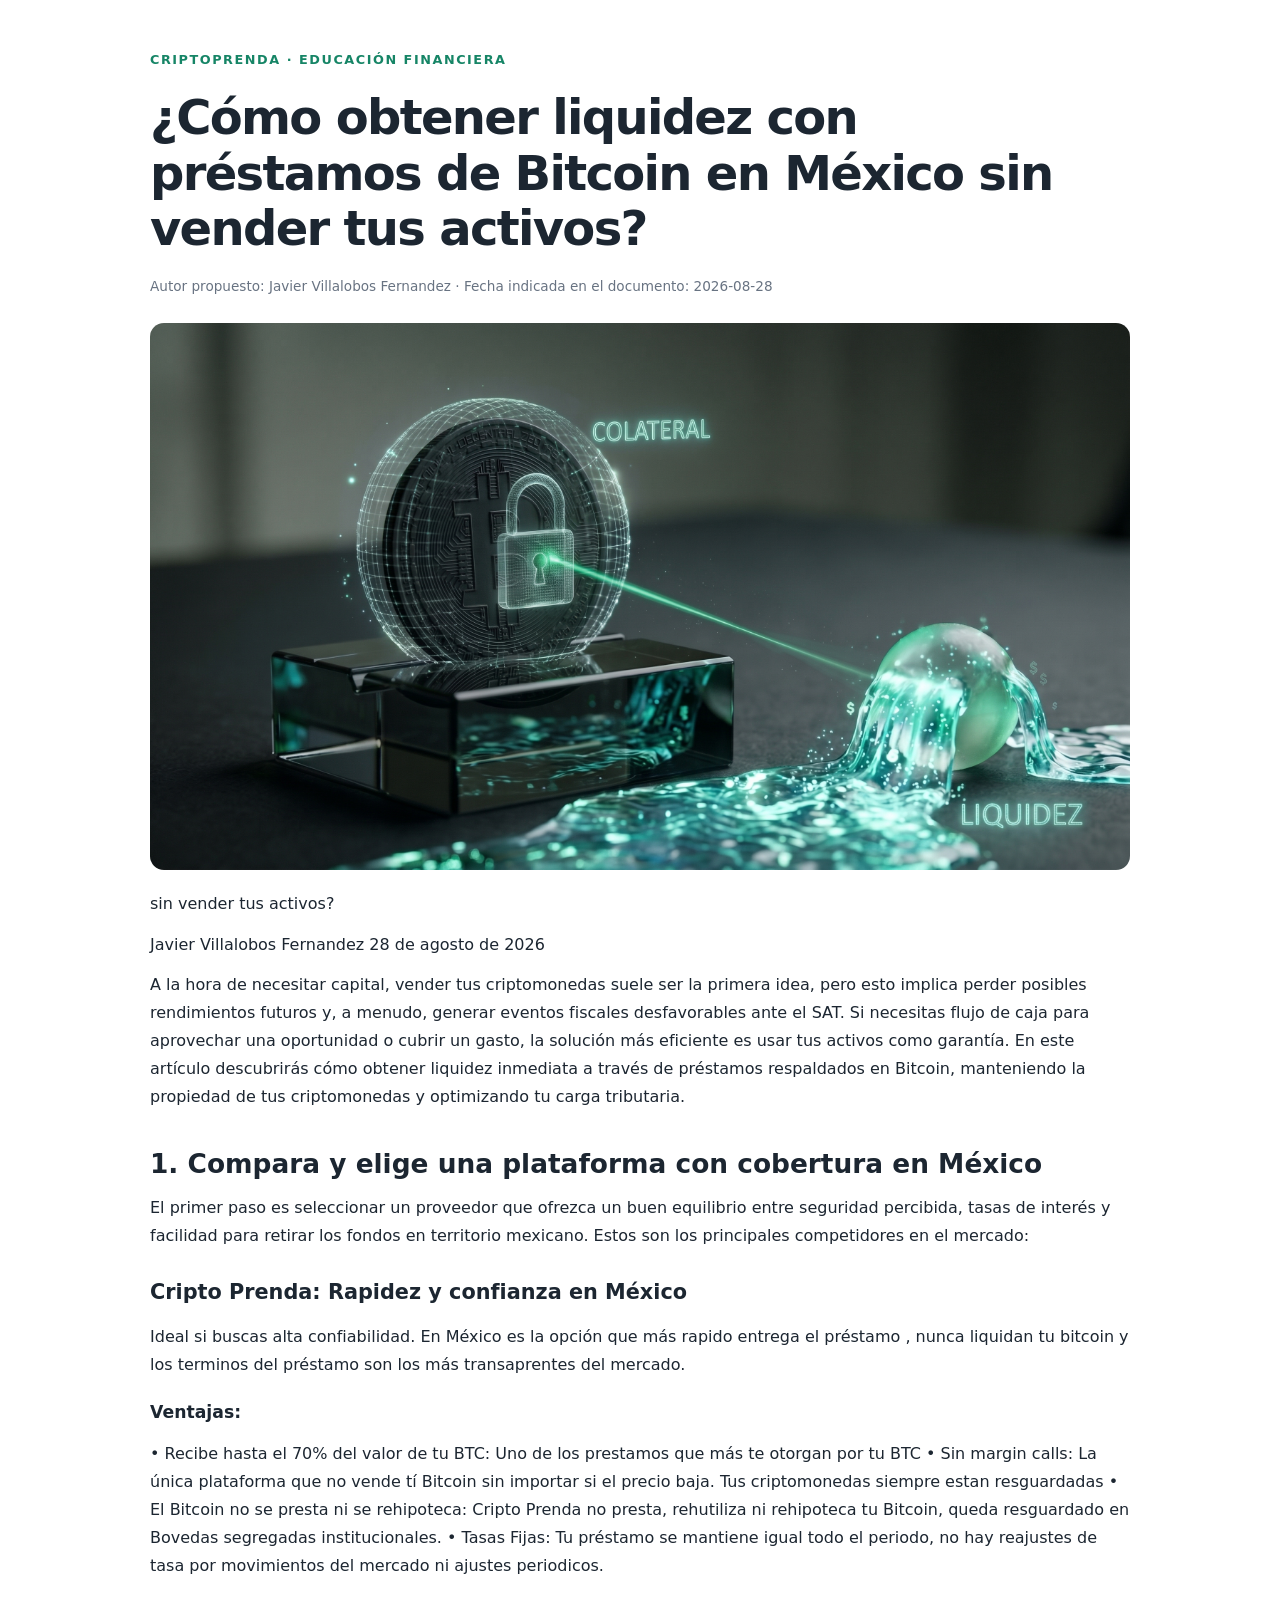
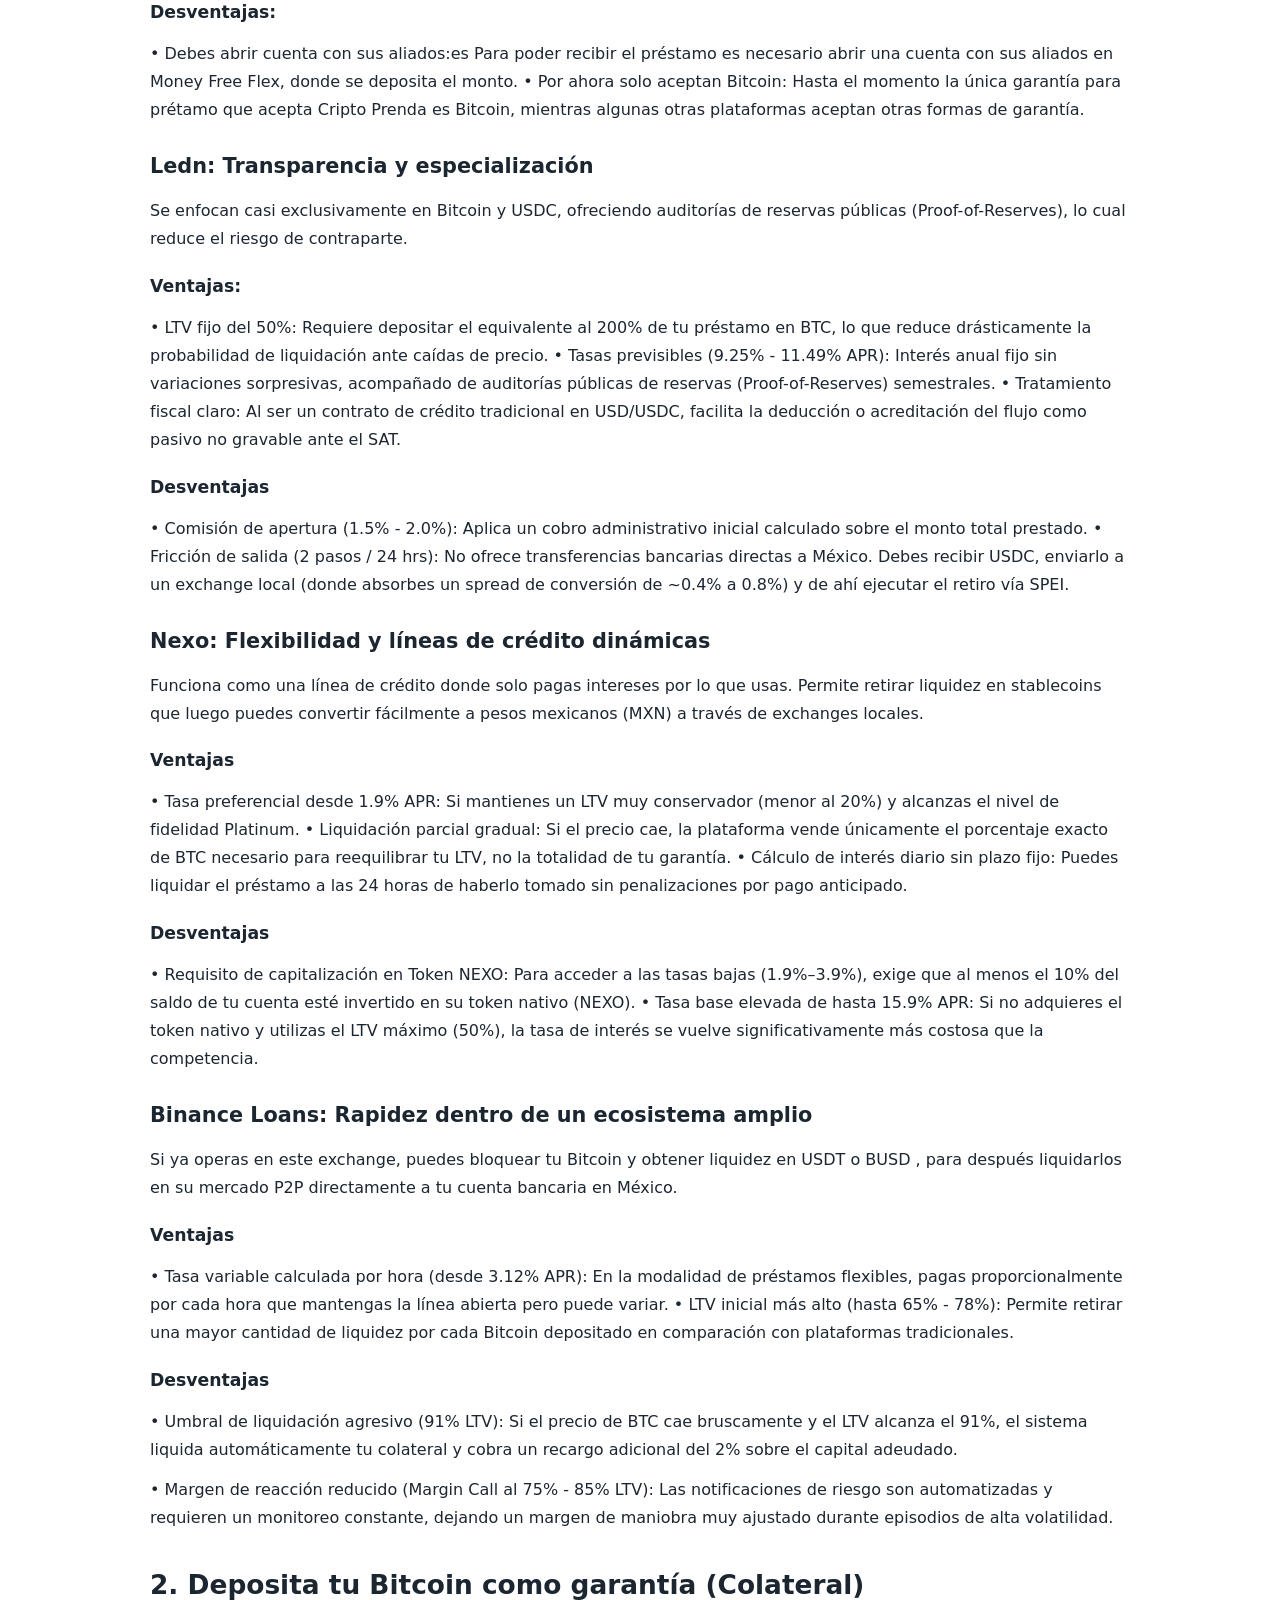
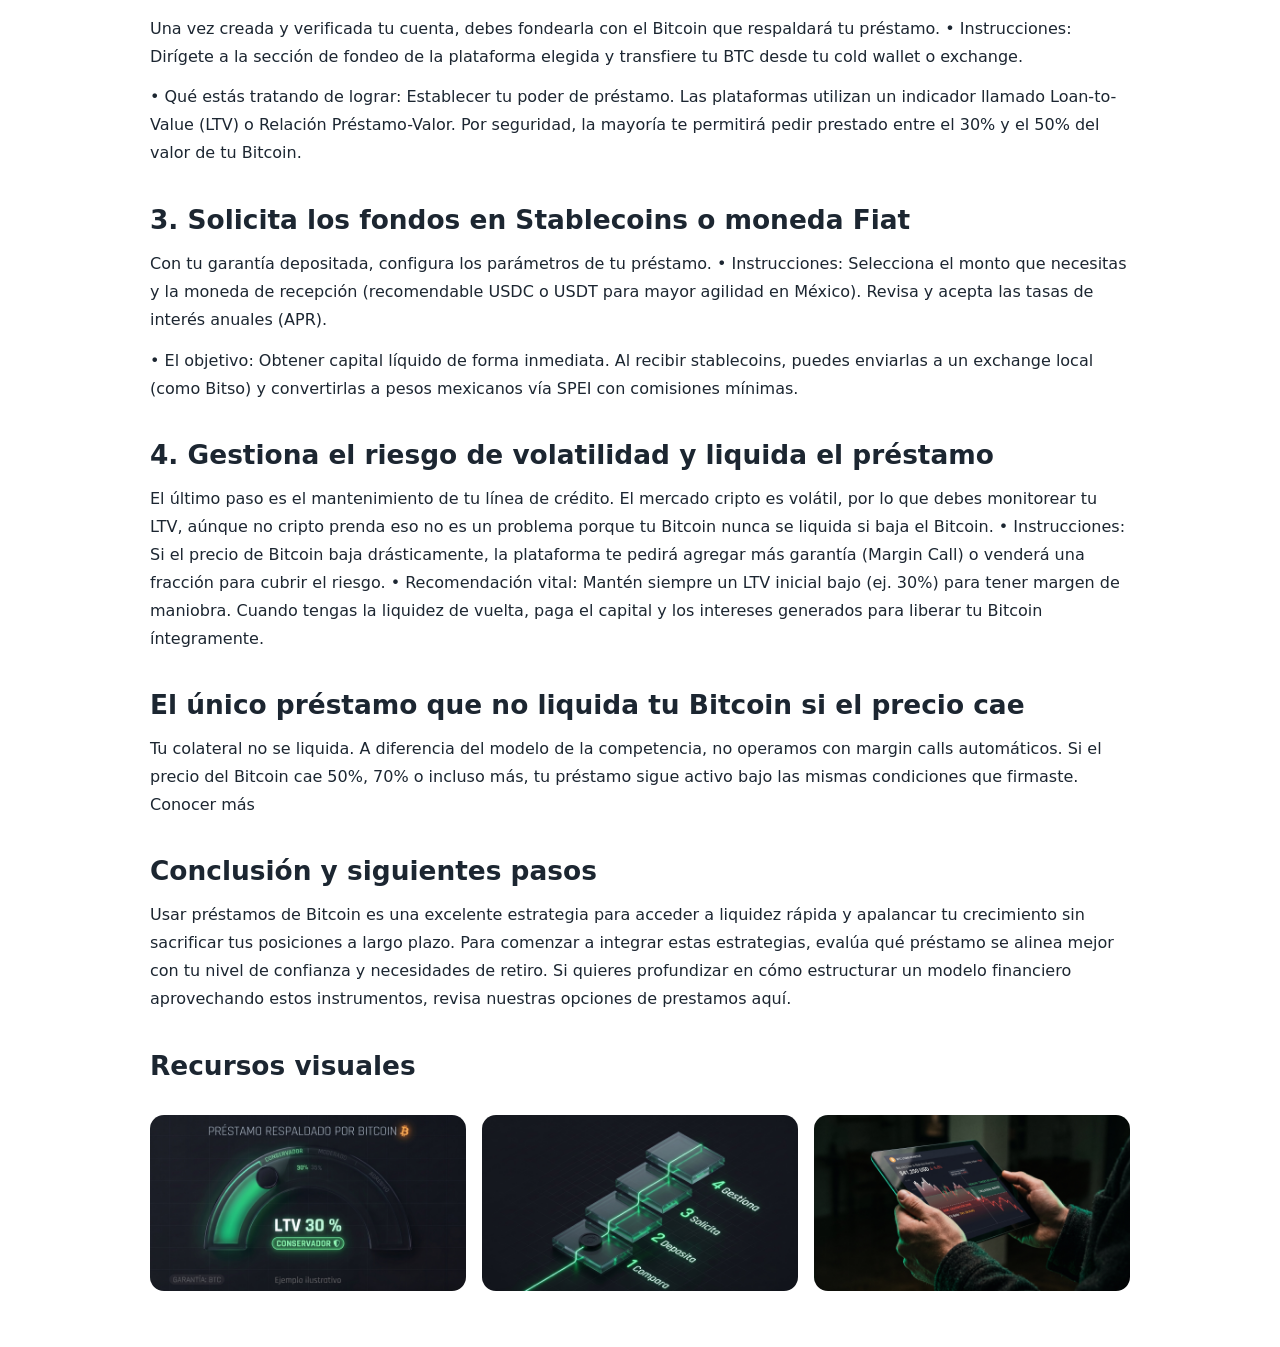
<file: blogs/liquidez-prestamos-bitcoin-mexico/index.html>
<!DOCTYPE html>

<html lang="es-MX">
<head>
<meta charset="utf-8"/>
<meta content="width=device-width, initial-scale=1" name="viewport"/>
<title>¿Cómo obtener liquidez con préstamos de Bitcoin en México sin vender tus activos? | CriptoPrenda</title>
<meta content="¿Cómo obtener liquidez con préstamos de Bitcoin en México sin vender tus activos?. Guía informativa para comprender opciones, costos y riesgos." name="description"/>
<meta content="noindex,follow" name="robots"/>
<!-- INTEGRACIÓN: eliminar noindex al publicar, configurar canonical y URL pública real en CMS. -->
<!-- INTEGRACIÓN: completar og:url, og:image, twitter:image y JSON-LD BlogPosting con URLs reales. -->
<meta content="article" property="og:type"/>
<meta content="¿Cómo obtener liquidez con préstamos de Bitcoin en México sin vender tus activos?" property="og:title"/>
<meta content="¿Cómo obtener liquidez con préstamos de Bitcoin en México sin vender tus activos?. Guía informativa para comprender opciones, costos y riesgos." property="og:description"/>
<meta content="summary_large_image" name="twitter:card"/>
<link href="../../assets/css/blog.css" rel="stylesheet"/>
</head>
<body>
<main class="cp-container">
<article class="cp-article" data-article-slug="liquidez-prestamos-bitcoin-mexico">
<header class="cp-article-header"><p class="cp-kicker">CriptoPrenda · Educación financiera</p><h1>¿Cómo obtener liquidez con préstamos de Bitcoin en México sin vender tus activos?</h1><p class="cp-byline">Autor propuesto: Javier Villalobos Fernandez · Fecha indicada en el documento: <time datetime="2026-08-28">2026-08-28</time></p></header>
<figure class="cp-hero"><img alt="Ilustración del artículo sobre Bitcoin y préstamos" decoding="async" loading="eager" src="images/liquidez-con-bitcoin-sin-vender-mexico.jpg"/></figure>
<div class="cp-content">
<p>sin vender tus activos?</p>
<p>Javier Villalobos Fernandez 28 de agosto de 2026</p>
<p>A la hora de necesitar capital, vender tus criptomonedas suele ser la primera idea, pero esto implica perder posibles rendimientos futuros y, a menudo, generar eventos fiscales desfavorables ante el SAT. Si necesitas flujo de caja para aprovechar una oportunidad o cubrir un gasto, la solución más eficiente es usar tus activos como garantía. En este artículo descubrirás cómo obtener liquidez inmediata a través de préstamos respaldados en Bitcoin, manteniendo la propiedad de tus criptomonedas y optimizando tu carga tributaria.</p>
<h2>1. Compara y elige una plataforma con cobertura en México</h2>
<p>El primer paso es seleccionar un proveedor que ofrezca un buen equilibrio entre seguridad percibida, tasas de interés y facilidad para retirar los fondos en territorio mexicano. Estos son los principales competidores en el mercado:</p>
<h3>Cripto Prenda: Rapidez y confianza en México</h3>
<p>Ideal si buscas alta confiabilidad. En México es la opción que más rapido entrega el préstamo , nunca liquidan tu bitcoin y los terminos del préstamo son los más transaprentes del mercado.</p>
<h4>Ventajas:</h4>
<p>•  Recibe hasta el 70% del valor de tu BTC: Uno de los prestamos que más te otorgan por tu BTC •  Sin margin calls: La única plataforma que no vende tí Bitcoin sin importar si el precio baja. Tus criptomonedas siempre estan resguardadas •   El Bitcoin no se presta ni se rehipoteca: Cripto Prenda no presta, rehutiliza ni rehipoteca tu Bitcoin, queda resguardado en Bovedas segregadas institucionales. •  Tasas Fijas: Tu préstamo se mantiene igual todo el periodo, no hay reajustes de tasa por movimientos del mercado ni ajustes periodicos.</p>
<h4>Desventajas:</h4>
<p>•  Debes abrir cuenta con sus aliados:es Para poder recibir el préstamo es necesario abrir una cuenta con sus aliados en Money Free Flex, donde se deposita el monto. •  Por ahora solo aceptan Bitcoin: Hasta el momento la única garantía para prétamo que acepta Cripto Prenda es Bitcoin, mientras algunas otras plataformas aceptan otras formas de garantía.</p>
<h3>Ledn: Transparencia y especialización</h3>
<p>Se enfocan casi exclusivamente en Bitcoin y USDC, ofreciendo auditorías de reservas públicas (Proof-of-Reserves), lo cual reduce el riesgo de contraparte.</p>
<h4>Ventajas:</h4>
<p>•  LTV fijo del 50%: Requiere depositar el equivalente al 200% de tu préstamo en BTC, lo que reduce drásticamente la probabilidad de liquidación ante caídas de precio. •  Tasas previsibles (9.25% - 11.49% APR): Interés anual fijo sin variaciones sorpresivas, acompañado de auditorías públicas de reservas (Proof-of-Reserves) semestrales. •  Tratamiento fiscal claro: Al ser un contrato de crédito tradicional en USD/USDC, facilita la deducción o acreditación del flujo como pasivo no gravable ante el SAT.</p>
<h4>Desventajas</h4>
<p>•  Comisión de apertura (1.5% - 2.0%): Aplica un cobro administrativo inicial calculado sobre el monto total prestado. •  Fricción de salida (2 pasos / 24 hrs): No ofrece transferencias bancarias directas a México. Debes recibir USDC, enviarlo a un exchange local (donde absorbes un spread de conversión de ~0.4% a 0.8%) y de ahí ejecutar el retiro vía SPEI.</p>
<h3>Nexo: Flexibilidad y líneas de crédito dinámicas</h3>
<p>Funciona como una línea de crédito donde solo pagas intereses por lo que usas. Permite retirar liquidez en stablecoins que luego puedes convertir fácilmente a pesos mexicanos (MXN) a través de exchanges locales.</p>
<h4>Ventajas</h4>
<p>•  Tasa preferencial desde 1.9% APR: Si mantienes un LTV muy conservador (menor al 20%) y alcanzas el nivel de fidelidad Platinum. •  Liquidación parcial gradual: Si el precio cae, la plataforma vende únicamente el porcentaje exacto de BTC necesario para reequilibrar tu LTV, no la totalidad de tu garantía. •  Cálculo de interés diario sin plazo fijo: Puedes liquidar el préstamo a las 24 horas de haberlo tomado sin penalizaciones por pago anticipado.</p>
<h4>Desventajas</h4>
<p>•  Requisito de capitalización en Token NEXO: Para acceder a las tasas bajas (1.9%–3.9%), exige que al menos el 10% del saldo de tu cuenta esté invertido en su token nativo (NEXO). •  Tasa base elevada de hasta 15.9% APR: Si no adquieres el token nativo y utilizas el LTV máximo (50%), la tasa de interés se vuelve significativamente más costosa que la competencia.</p>
<h3>Binance Loans: Rapidez dentro de un ecosistema amplio</h3>
<p>Si ya operas en este exchange, puedes bloquear tu Bitcoin y obtener liquidez en USDT o BUSD , para después liquidarlos en su mercado P2P directamente a tu cuenta bancaria en México.</p>
<h4>Ventajas</h4>
<p>•  Tasa variable calculada por hora (desde 3.12% APR): En la modalidad de préstamos flexibles, pagas proporcionalmente por cada hora que mantengas la línea abierta pero puede variar. •  LTV inicial más alto (hasta 65% - 78%): Permite retirar una mayor cantidad de liquidez por cada Bitcoin depositado en comparación con plataformas tradicionales.</p>
<h4>Desventajas</h4>
<p>•  Umbral de liquidación agresivo (91% LTV): Si el precio de BTC cae bruscamente y el LTV alcanza el 91%, el sistema liquida automáticamente tu colateral y cobra un recargo adicional del 2% sobre el capital adeudado.</p>
<p>•  Margen de reacción reducido (Margin Call al 75% - 85% LTV): Las notificaciones de riesgo son automatizadas y requieren un monitoreo constante, dejando un margen de maniobra muy ajustado durante episodios de alta volatilidad.</p>
<h2>2. Deposita tu Bitcoin como garantía (Colateral)</h2>
<p>Una vez creada y verificada tu cuenta, debes fondearla con el Bitcoin que respaldará tu préstamo. •  Instrucciones: Dirígete a la sección de fondeo de la plataforma elegida y transfiere tu BTC desde tu cold wallet o exchange.</p>
<p>•  Qué estás tratando de lograr: Establecer tu poder de préstamo. Las plataformas utilizan un indicador llamado Loan-to-Value (LTV) o Relación Préstamo-Valor. Por seguridad, la mayoría te permitirá pedir prestado entre el 30% y el 50% del valor de tu Bitcoin.</p>
<h2>3. Solicita los fondos en Stablecoins o moneda Fiat</h2>
<p>Con tu garantía depositada, configura los parámetros de tu préstamo. •  Instrucciones: Selecciona el monto que necesitas y la moneda de recepción (recomendable USDC o USDT para mayor agilidad en México). Revisa y acepta las tasas de interés anuales (APR).</p>
<p>•   El objetivo: Obtener capital líquido de forma inmediata. Al recibir stablecoins, puedes enviarlas a un exchange local (como Bitso) y convertirlas a pesos mexicanos vía SPEI con comisiones mínimas.</p>
<h2>4. Gestiona el riesgo de volatilidad y liquida el préstamo</h2>
<p>El último paso es el mantenimiento de tu línea de crédito. El mercado cripto es volátil, por lo que debes monitorear tu LTV, aúnque no cripto prenda eso no es un problema porque tu Bitcoin nunca se liquida si baja el Bitcoin. •  Instrucciones: Si el precio de Bitcoin baja drásticamente, la plataforma te pedirá agregar más garantía (Margin Call) o venderá una fracción para cubrir el riesgo. •  Recomendación vital: Mantén siempre un LTV inicial bajo (ej. 30%) para tener margen de maniobra. Cuando tengas la liquidez de vuelta, paga el capital y los intereses generados para liberar tu Bitcoin íntegramente.</p>
<h2>El único préstamo que no liquida tu Bitcoin si el precio cae</h2>
<p>Tu colateral no se liquida. A diferencia del modelo de la competencia, no operamos con margin calls automáticos. Si el precio del Bitcoin cae 50%, 70% o incluso más, tu préstamo sigue activo bajo las mismas condiciones que firmaste. Conocer más</p>
<h2>Conclusión y siguientes pasos</h2>
<p>Usar préstamos de Bitcoin es una excelente estrategia para acceder a liquidez rápida y apalancar tu crecimiento sin sacrificar tus posiciones a largo plazo. Para comenzar a integrar estas estrategias, evalúa qué préstamo se alinea mejor con tu nivel de confianza y necesidades de retiro. Si quieres profundizar en cómo estructurar un modelo financiero aprovechando estos instrumentos, revisa nuestras opciones de prestamos aquí.</p></div>
<section aria-label="Recursos visuales del artículo" class="cp-gallery"><h2>Recursos visuales</h2><div class="cp-gallery-grid"><figure><img alt="Recurso visual complementario sobre préstamos respaldados por Bitcoin" decoding="async" loading="lazy" src="images/ltv-conservador-prestamo-con-bitcoin.jpg"/></figure><figure><img alt="Recurso visual complementario sobre préstamos respaldados por Bitcoin" decoding="async" loading="lazy" src="images/pedir-prestamo-con-bitcoin-4-pasos.jpg"/></figure><figure><img alt="Recurso visual complementario sobre préstamos respaldados por Bitcoin" decoding="async" loading="lazy" src="images/riesgo-volatilidad-prestamo-con-bitcoin.jpg"/></figure></div></section>
</article>
</main>
</body>
</html>
</file>
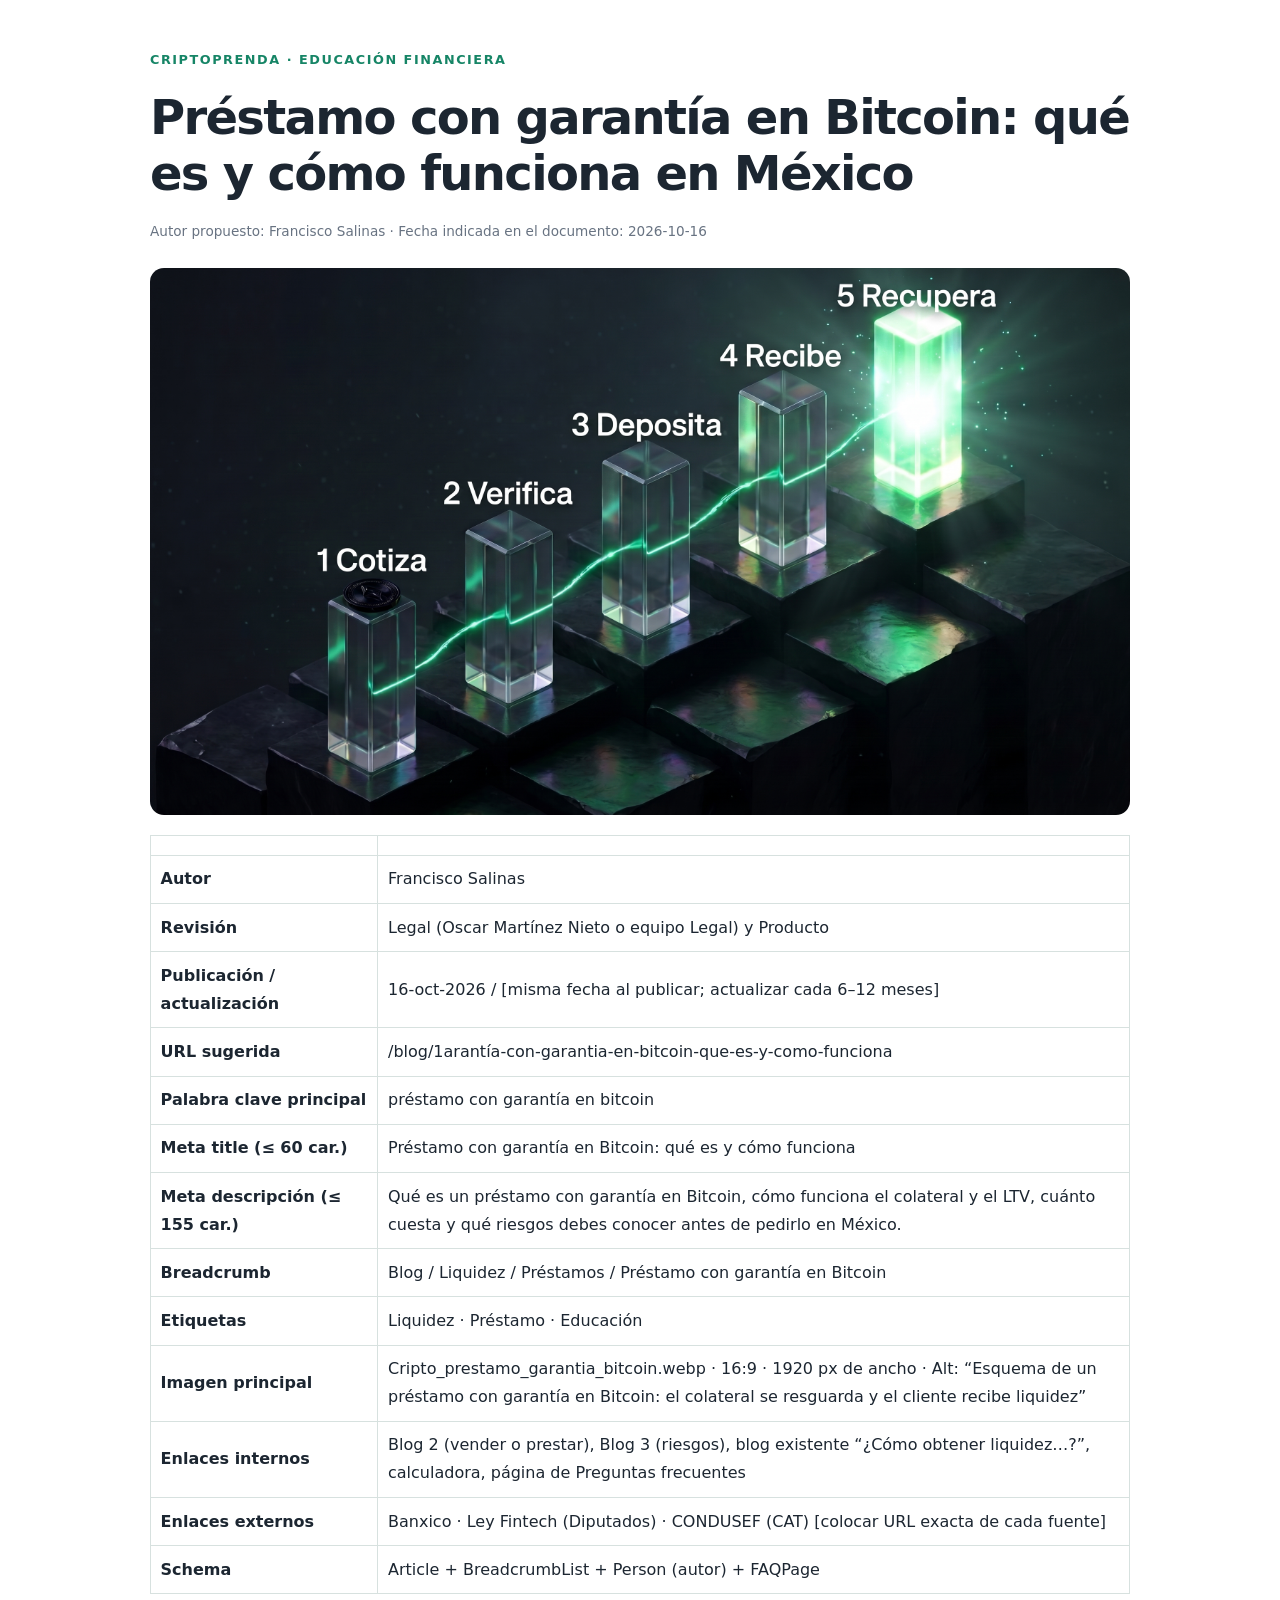
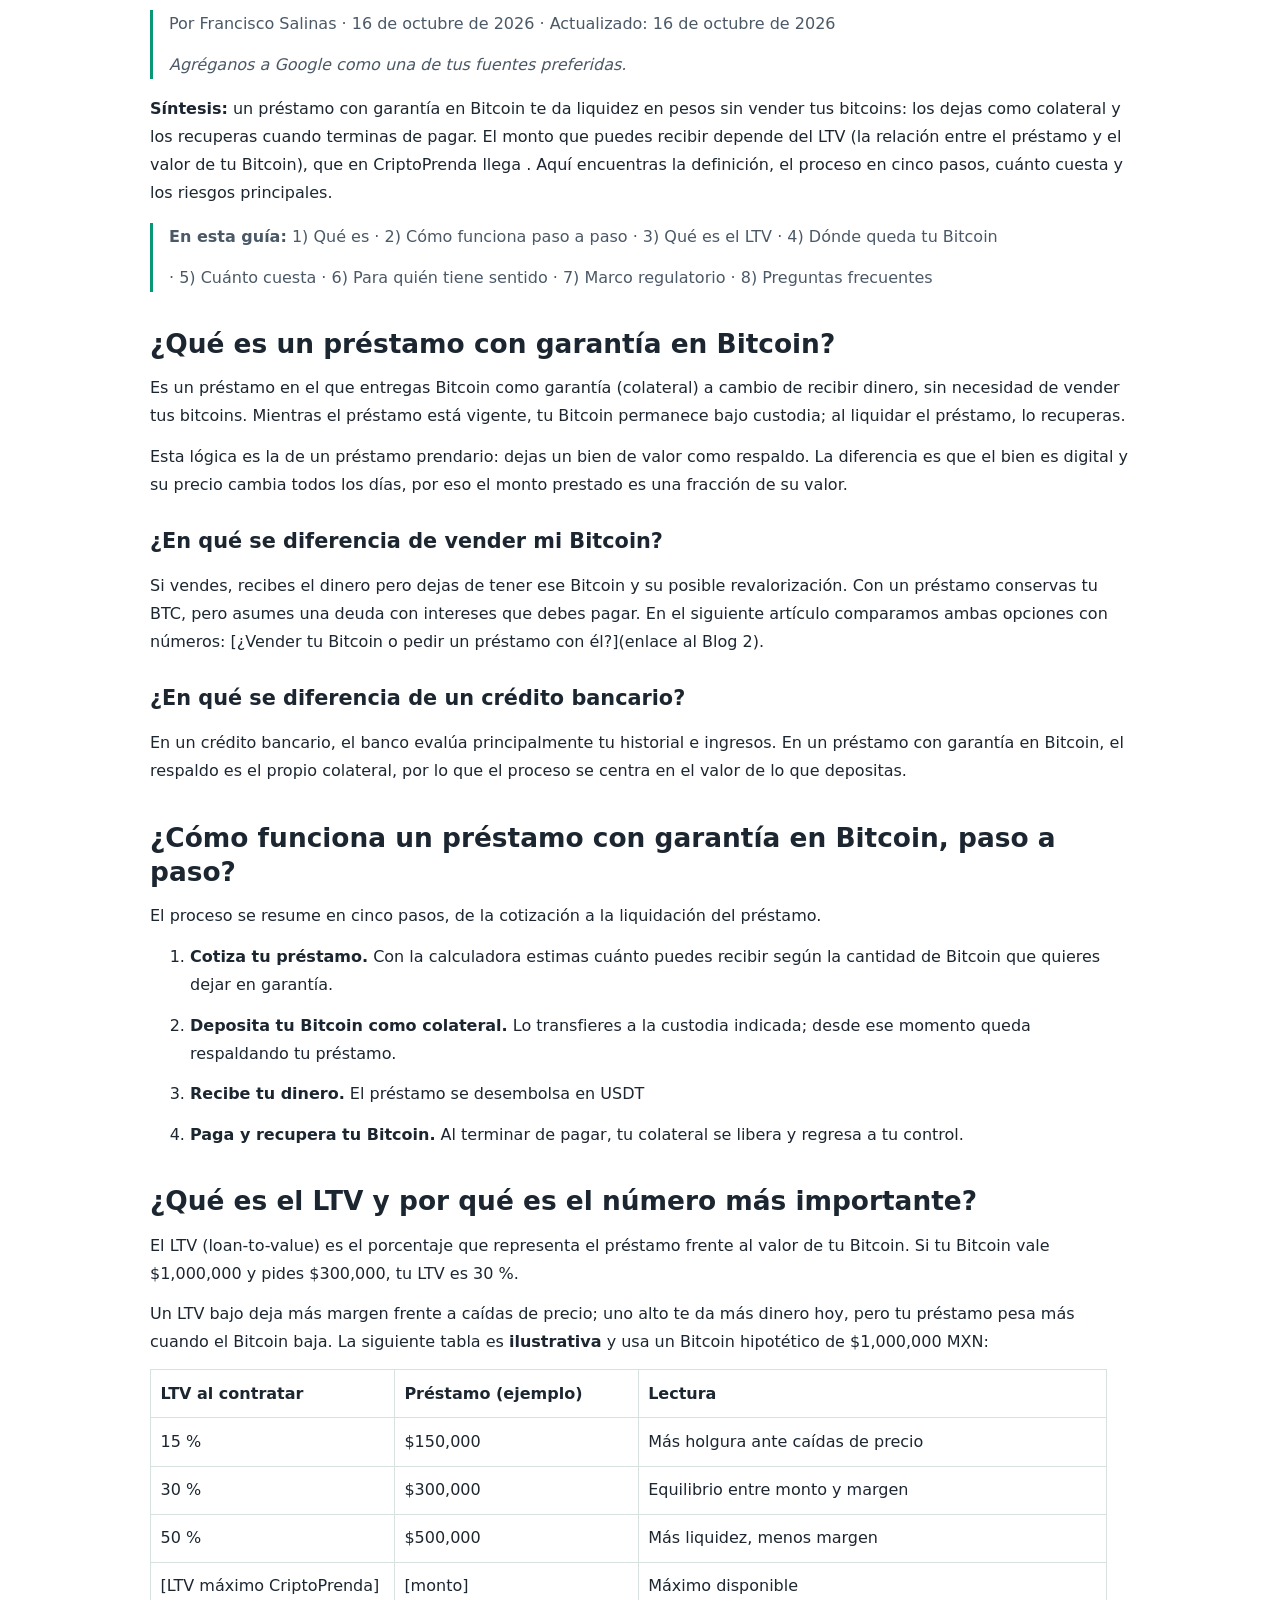
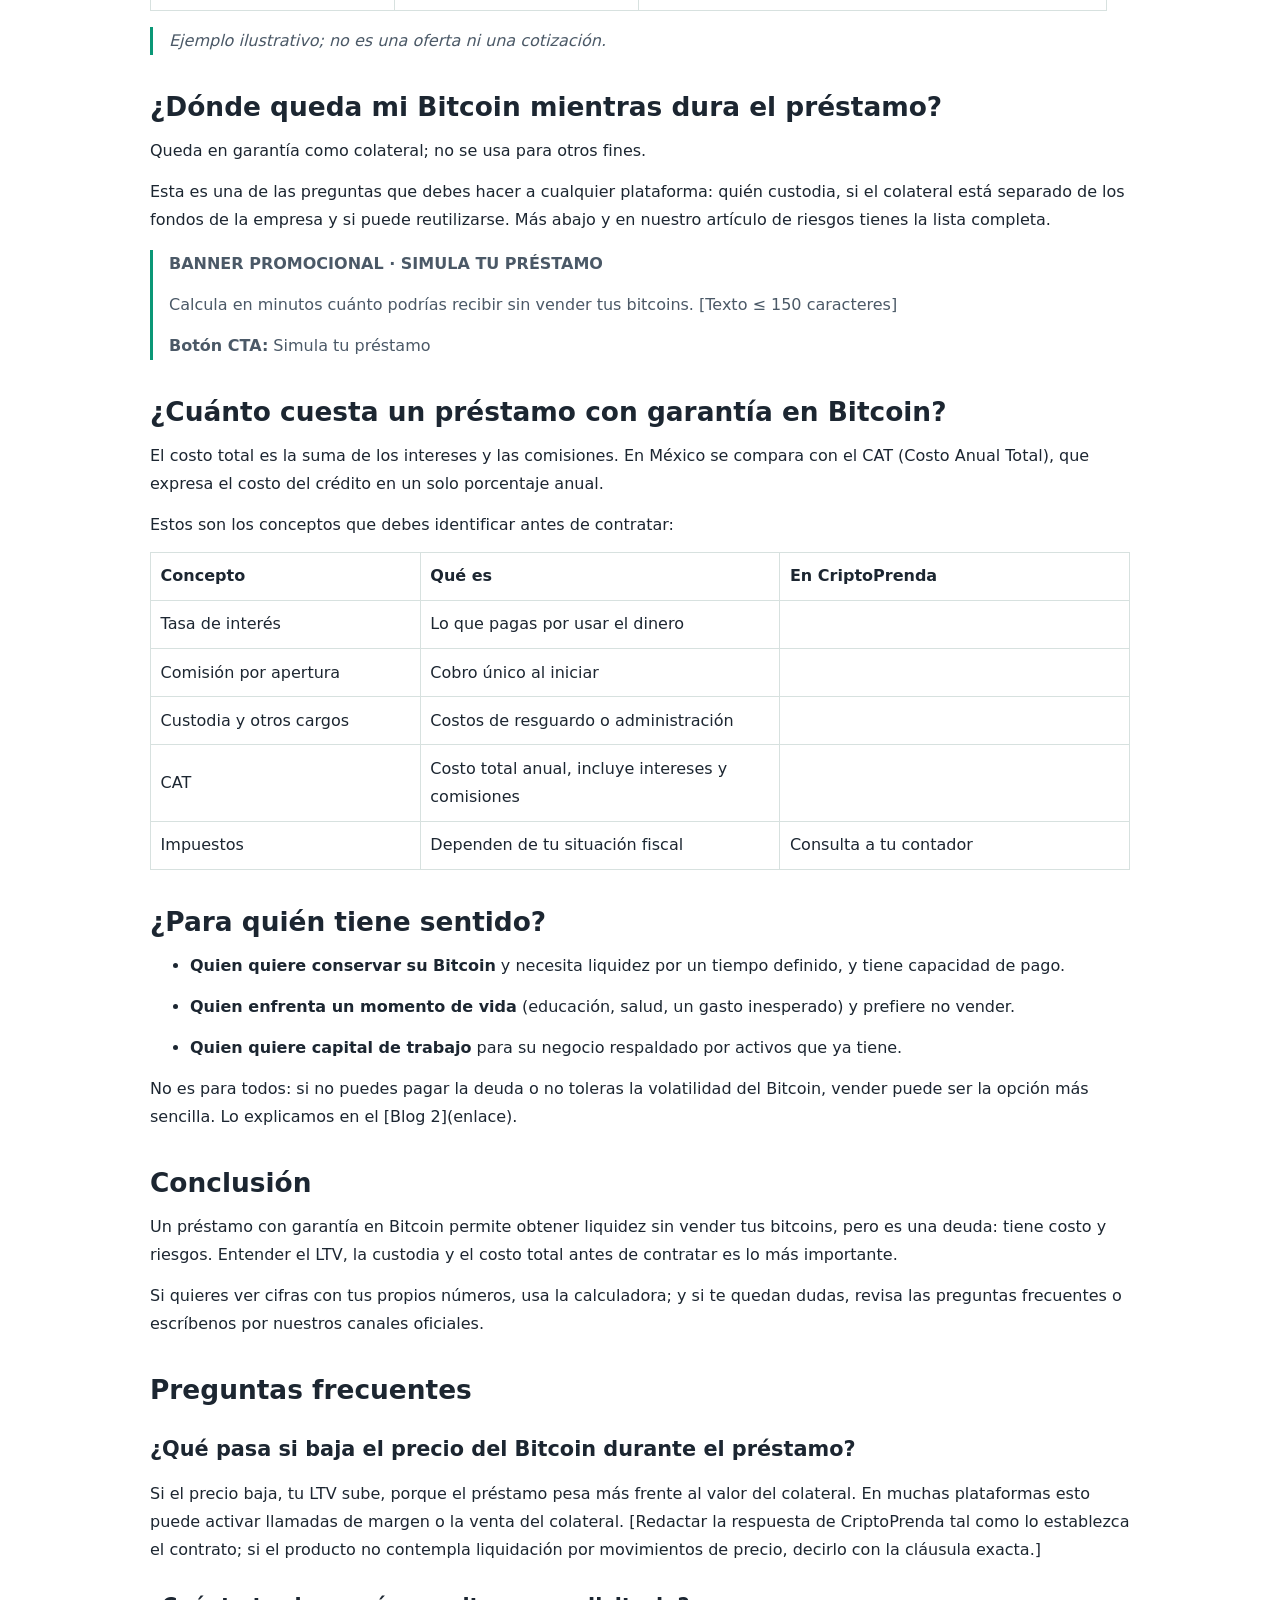
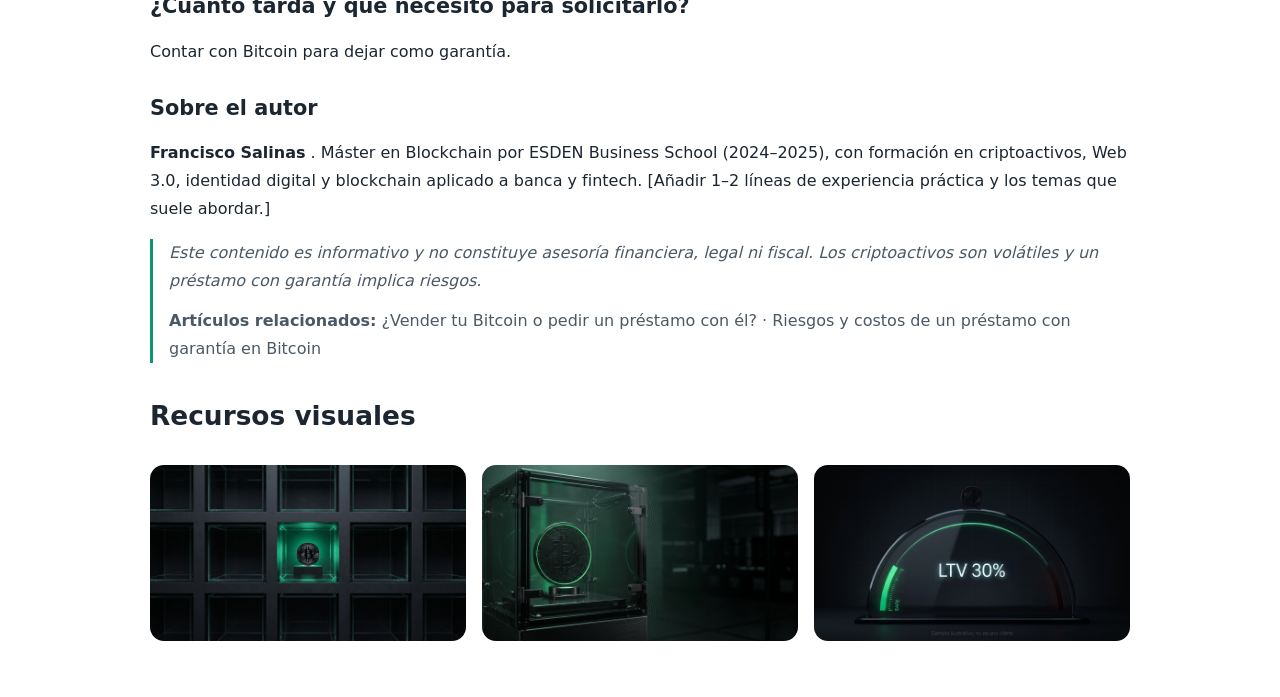
<file: blogs/prestamo-garantia-bitcoin/index.html>
<!DOCTYPE html>

<html lang="es-MX">
<head>
<meta charset="utf-8"/>
<meta content="width=device-width, initial-scale=1" name="viewport"/>
<title>Préstamo con garantía en Bitcoin: qué es y cómo funciona en México | CriptoPrenda</title>
<meta content="Préstamo con garantía en Bitcoin: qué es y cómo funciona en México. Guía informativa para comprender opciones, costos y riesgos." name="description"/>
<meta content="noindex,follow" name="robots"/>
<!-- INTEGRACIÓN: eliminar noindex al publicar, configurar canonical y URL pública real en CMS. -->
<!-- INTEGRACIÓN: completar og:url, og:image, twitter:image y JSON-LD BlogPosting con URLs reales. -->
<meta content="article" property="og:type"/>
<meta content="Préstamo con garantía en Bitcoin: qué es y cómo funciona en México" property="og:title"/>
<meta content="Préstamo con garantía en Bitcoin: qué es y cómo funciona en México. Guía informativa para comprender opciones, costos y riesgos." property="og:description"/>
<meta content="summary_large_image" name="twitter:card"/>
<link href="../../assets/css/blog.css" rel="stylesheet"/>
</head>
<body>
<main class="cp-container">
<article class="cp-article" data-article-slug="prestamo-garantia-bitcoin">
<header class="cp-article-header"><p class="cp-kicker">CriptoPrenda · Educación financiera</p><h1>Préstamo con garantía en Bitcoin: qué es y cómo funciona en México</h1><p class="cp-byline">Autor propuesto: Francisco Salinas · Fecha indicada en el documento: <time datetime="2026-10-16">2026-10-16</time></p></header>
<figure class="cp-hero"><img alt="Ilustración del artículo sobre Bitcoin y préstamos" decoding="async" loading="eager" src="images/como-funciona-prestamo-garantia-bitcoin-5-pasos.jpg"/></figure>
<div class="cp-content"><table>
<colgroup>
<col style="width: 23%"/>
<col style="width: 76%"/>
</colgroup>
<thead>
<tr class="header">
<th></th>
<th></th>
</tr>
</thead>
<tbody>
<tr class="odd">
<td><strong>Autor</strong></td>
<td>Francisco Salinas </td>
</tr>
<tr class="even">
<td><strong>Revisión</strong></td>
<td>Legal (Oscar Martínez Nieto o equipo Legal) y Producto</td>
</tr>
<tr class="odd">
<td><strong>Publicación / actualización</strong></td>
<td>16-oct-2026 / [misma fecha al publicar; actualizar cada 6–12 meses]</td>
</tr>
<tr class="even">
<td><strong>URL sugerida</strong></td>
<td>/blog/1arantía-con-garantia-en-bitcoin-que-es-y-como-funciona</td>
</tr>
<tr class="odd">
<td><strong>Palabra clave principal</strong></td>
<td>préstamo con garantía en bitcoin</td>
</tr>
<tr class="even">
<td><strong>Meta title (≤ 60 car.)</strong></td>
<td>Préstamo con garantía en Bitcoin: qué es y cómo funciona</td>
</tr>
<tr class="odd">
<td><strong>Meta descripción (≤ 155 car.)</strong></td>
<td>Qué es un préstamo con garantía en Bitcoin, cómo funciona el colateral y el LTV, cuánto cuesta y qué riesgos debes conocer antes de pedirlo en México.</td>
</tr>
<tr class="even">
<td><strong>Breadcrumb</strong></td>
<td>Blog / Liquidez / Préstamos / Préstamo con garantía en Bitcoin</td>
</tr>
<tr class="odd">
<td><strong>Etiquetas</strong></td>
<td>Liquidez · Préstamo · Educación</td>
</tr>
<tr class="even">
<td><strong>Imagen principal</strong></td>
<td>Cripto_prestamo_garantia_bitcoin.webp · 16:9 · 1920 px de ancho · Alt: “Esquema de un préstamo con garantía en Bitcoin: el colateral se resguarda y el cliente recibe liquidez”</td>
</tr>
<tr class="odd">
<td><strong>Enlaces internos</strong></td>
<td>Blog 2 (vender o prestar), Blog 3 (riesgos), blog existente “¿Cómo obtener liquidez…?”, calculadora, página de Preguntas frecuentes</td>
</tr>
<tr class="even">
<td><strong>Enlaces externos</strong></td>
<td>Banxico · Ley Fintech (Diputados) · CONDUSEF (CAT) [colocar URL exacta de cada fuente]</td>
</tr>
<tr class="odd">
<td><strong>Schema</strong></td>
<td>Article + BreadcrumbList + Person (autor) + FAQPage</td>
</tr>
</tbody>
</table>

<blockquote>
<p>Por Francisco Salinas · 16 de octubre de 2026 · Actualizado: 16 de octubre de 2026</p>
<p><em>Agréganos a Google como una de tus fuentes preferidas.</em></p>
</blockquote>
<p><strong>Síntesis:</strong> un préstamo con garantía en Bitcoin te da liquidez en pesos sin vender tus bitcoins: los dejas como colateral y los recuperas cuando terminas de pagar. El monto que puedes recibir depende del LTV (la relación entre el préstamo y el valor de tu Bitcoin), que en CriptoPrenda llega . Aquí encuentras la definición, el proceso en cinco pasos, cuánto cuesta y los riesgos principales.</p>
<blockquote>
<p><strong>En esta guía:</strong> 1) Qué es · 2) Cómo funciona paso a paso · 3) Qué es el LTV · 4) Dónde queda tu Bitcoin</p>
<p>· 5) Cuánto cuesta · 6) Para quién tiene sentido · 7) Marco regulatorio · 8) Preguntas frecuentes</p>
</blockquote>
<h2 id="h2-qué-es-un-préstamo-con-garantía-en-bitcoin">¿Qué es un préstamo con garantía en Bitcoin?</h2>
<p>Es un préstamo en el que entregas Bitcoin como garantía (colateral) a cambio de recibir dinero, sin necesidad de vender tus bitcoins. Mientras el préstamo está vigente, tu Bitcoin permanece bajo custodia; al liquidar el préstamo, lo recuperas.</p>
<p>Esta lógica es la de un préstamo prendario: dejas un bien de valor como respaldo. La diferencia es que el bien es digital y su precio cambia todos los días, por eso el monto prestado es una fracción de su valor.</p>
<h3 id="h3-en-qué-se-diferencia-de-vender-mi-bitcoin">¿En qué se diferencia de vender mi Bitcoin?</h3>
<p>Si vendes, recibes el dinero pero dejas de tener ese Bitcoin y su posible revalorización. Con un préstamo conservas tu BTC, pero asumes una deuda con intereses que debes pagar. En el siguiente artículo comparamos ambas opciones con números: [¿Vender tu Bitcoin o pedir un préstamo con él?](enlace al Blog 2).</p>
<h3 id="h3-en-qué-se-diferencia-de-un-crédito-bancario">¿En qué se diferencia de un crédito bancario?</h3>
<p>En un crédito bancario, el banco evalúa principalmente tu historial e ingresos. En un préstamo con garantía en Bitcoin, el respaldo es el propio colateral, por lo que el proceso se centra en el valor de lo que depositas.</p>
<h2 id="h2-cómo-funciona-un-préstamo-con-garantía-en-bitcoin-paso-a-paso">¿Cómo funciona un préstamo con garantía en Bitcoin, paso a paso?</h2>
<p>El proceso se resume en cinco pasos, de la cotización a la liquidación del préstamo. </p>
<ol type="1">
<li><p><strong>Cotiza tu préstamo.</strong> Con la calculadora estimas cuánto puedes recibir según la cantidad de Bitcoin que quieres dejar en garantía.</p></li>
<li><p><strong>Deposita tu Bitcoin como colateral.</strong> Lo transfieres a la custodia indicada; desde ese momento queda respaldando tu préstamo.</p></li>
<li><p><strong>Recibe tu dinero.</strong> El préstamo se desembolsa en USDT</p></li>
<li><p><strong>Paga y recupera tu Bitcoin.</strong> Al terminar de pagar, tu colateral se libera y regresa a tu control.</p></li>
</ol>
<h2 id="h2-qué-es-el-ltv-y-por-qué-es-el-número-más-importante">¿Qué es el LTV y por qué es el número más importante?</h2>
<p>El LTV (loan-to-value) es el porcentaje que representa el préstamo frente al valor de tu Bitcoin. Si tu Bitcoin vale $1,000,000 y pides $300,000, tu LTV es 30 %.</p>
<p>Un LTV bajo deja más margen frente a caídas de precio; uno alto te da más dinero hoy, pero tu préstamo pesa más cuando el Bitcoin baja. La siguiente tabla es <strong>ilustrativa</strong> y usa un Bitcoin hipotético de $1,000,000 MXN:</p>
<table>
<colgroup>
<col style="width: 25%"/>
<col style="width: 25%"/>
<col style="width: 48%"/>
</colgroup>
<thead>
<tr class="header">
<th><strong>LTV al contratar</strong></th>
<th><strong>Préstamo (ejemplo)</strong></th>
<th><strong>Lectura</strong></th>
</tr>
</thead>
<tbody>
<tr class="odd">
<td>15 %</td>
<td>$150,000</td>
<td>Más holgura ante caídas de precio</td>
</tr>
<tr class="even">
<td>30 %</td>
<td>$300,000</td>
<td>Equilibrio entre monto y margen</td>
</tr>
<tr class="odd">
<td>50 %</td>
<td>$500,000</td>
<td>Más liquidez, menos margen</td>
</tr>
<tr class="even">
<td>[LTV máximo CriptoPrenda]</td>
<td>[monto]</td>
<td>Máximo disponible </td>
</tr>
</tbody>
</table>
<blockquote>
<p><em>Ejemplo ilustrativo; no es una oferta ni una cotización.</em></p>
</blockquote>
<h2 id="h2-dónde-queda-mi-bitcoin-mientras-dura-el-préstamo">¿Dónde queda mi Bitcoin mientras dura el préstamo?</h2>
<p>Queda en garantía como colateral; no se usa para otros fines.</p>
<p>Esta es una de las preguntas que debes hacer a cualquier plataforma: quién custodia, si el colateral está separado de los fondos de la empresa y si puede reutilizarse. Más abajo y en nuestro artículo de riesgos tienes la lista completa.</p>
<blockquote>
<p><strong>BANNER PROMOCIONAL · SIMULA TU PRÉSTAMO</strong></p>
<p>Calcula en minutos cuánto podrías recibir sin vender tus bitcoins. [Texto ≤ 150 caracteres]</p>
<p><strong>Botón CTA:</strong> Simula tu préstamo</p>
</blockquote>
<h2 id="h2-cuánto-cuesta-un-préstamo-con-garantía-en-bitcoin">¿Cuánto cuesta un préstamo con garantía en Bitcoin?</h2>
<p>El costo total es la suma de los intereses y las comisiones. En México se compara con el CAT (Costo Anual Total), que expresa el costo del crédito en un solo porcentaje anual.</p>
<p>Estos son los conceptos que debes identificar antes de contratar:</p>
<table>
<colgroup>
<col style="width: 27%"/>
<col style="width: 36%"/>
<col style="width: 35%"/>
</colgroup>
<thead>
<tr class="header">
<th><strong>Concepto</strong></th>
<th><strong>Qué es</strong></th>
<th><strong>En CriptoPrenda</strong></th>
</tr>
</thead>
<tbody>
<tr class="odd">
<td>Tasa de interés</td>
<td>Lo que pagas por usar el dinero</td>
<td></td>
</tr>
<tr class="even">
<td>Comisión por apertura</td>
<td>Cobro único al iniciar</td>
<td></td>
</tr>
<tr class="odd">
<td>Custodia y otros cargos</td>
<td>Costos de resguardo o administración</td>
<td></td>
</tr>
<tr class="even">
<td>CAT</td>
<td>Costo total anual, incluye intereses y comisiones</td>
<td></td>
</tr>
<tr class="odd">
<td>Impuestos</td>
<td>Dependen de tu situación fiscal</td>
<td>Consulta a tu contador</td>
</tr>
</tbody>
</table>
<h2 id="h2-para-quién-tiene-sentido">¿Para quién tiene sentido?</h2>
<ul>
<li><p><strong>Quien quiere conservar su Bitcoin</strong> y necesita liquidez por un tiempo definido, y tiene capacidad de pago.</p></li>
<li><p><strong>Quien enfrenta un momento de vida</strong> (educación, salud, un gasto inesperado) y prefiere no vender.</p></li>
<li><p><strong>Quien quiere capital de trabajo</strong> para su negocio respaldado por activos que ya tiene.</p></li>
</ul>
<p>No es para todos: si no puedes pagar la deuda o no toleras la volatilidad del Bitcoin, vender puede ser la opción más sencilla. Lo explicamos en el [Blog 2](enlace).</p>
<h2 id="h2-conclusión">Conclusión</h2>
<p>Un préstamo con garantía en Bitcoin permite obtener liquidez sin vender tus bitcoins, pero es una deuda: tiene costo y riesgos. Entender el LTV, la custodia y el costo total antes de contratar es lo más importante.</p>
<p>Si quieres ver cifras con tus propios números, usa la calculadora; y si te quedan dudas, revisa las preguntas frecuentes o escríbenos por nuestros canales oficiales.</p>
<h2 id="h2-preguntas-frecuentes">Preguntas frecuentes</h2>
<h3 id="h3-qué-pasa-si-baja-el-precio-del-bitcoin-durante-el-préstamo">¿Qué pasa si baja el precio del Bitcoin durante el préstamo?</h3>
<p>Si el precio baja, tu LTV sube, porque el préstamo pesa más frente al valor del colateral.  En muchas plataformas esto puede activar llamadas de margen o la venta del colateral. [Redactar la respuesta de CriptoPrenda tal como lo establezca el contrato; si el producto no contempla liquidación por movimientos de precio, decirlo con la cláusula exacta.]</p>
<h3 id="h3-cuánto-tarda-y-qué-necesito-para-solicitarlo">¿Cuánto tarda y qué necesito para solicitarlo?</h3>
<p>Contar con Bitcoin para dejar como garantía. </p>
<h3 id="h3-sobre-el-autor">Sobre el autor</h3>
<p><strong>Francisco Salinas</strong> . Máster en Blockchain por ESDEN Business School (2024–2025), con formación en criptoactivos, Web 3.0, identidad digital y blockchain aplicado a banca y fintech. [Añadir 1–2 líneas de experiencia práctica y los temas que suele abordar.]</p>
<blockquote>
<p><em>Este contenido es informativo y no constituye asesoría financiera, legal ni fiscal. Los criptoactivos son volátiles y un préstamo con garantía implica riesgos. </em></p>
<p><strong>Artículos relacionados:</strong> ¿Vender tu Bitcoin o pedir un préstamo con él? · Riesgos y costos de un préstamo con garantía en Bitcoin</p>
</blockquote>
</div>
<section aria-label="Recursos visuales del artículo" class="cp-gallery"><h2>Recursos visuales</h2><div class="cp-gallery-grid"><figure><img alt="Recurso visual complementario sobre préstamos respaldados por Bitcoin" decoding="async" loading="lazy" src="images/custodia-bitcoin-colateral-prestamo.jpg"/></figure><figure><img alt="Recurso visual complementario sobre préstamos respaldados por Bitcoin" decoding="async" loading="lazy" src="images/prestamo-con-garantia-bitcoin-mexico.jpg"/></figure><figure><img alt="Recurso visual complementario sobre préstamos respaldados por Bitcoin" decoding="async" loading="lazy" src="images/que-es-ltv-prestamo-garantia-bitcoin.jpg"/></figure></div></section>
</article>
</main>
</body>
</html>
</file>
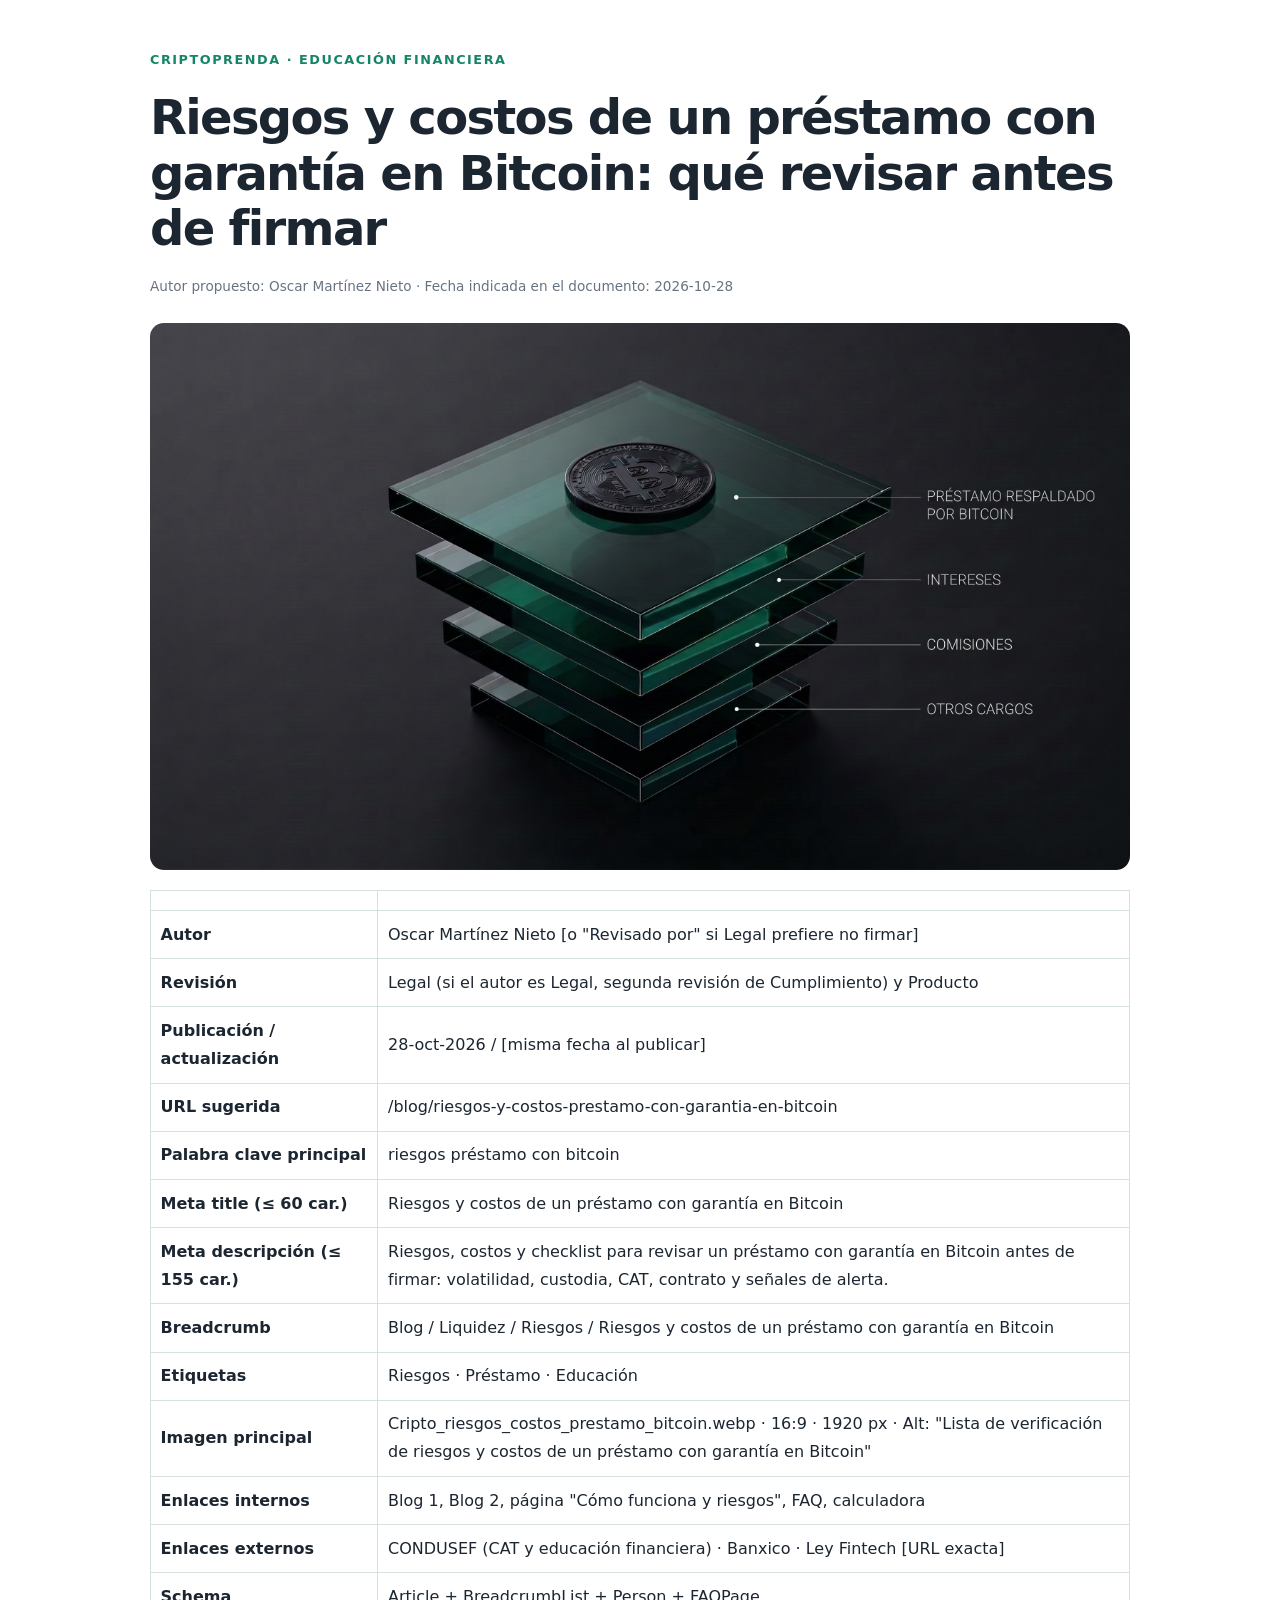
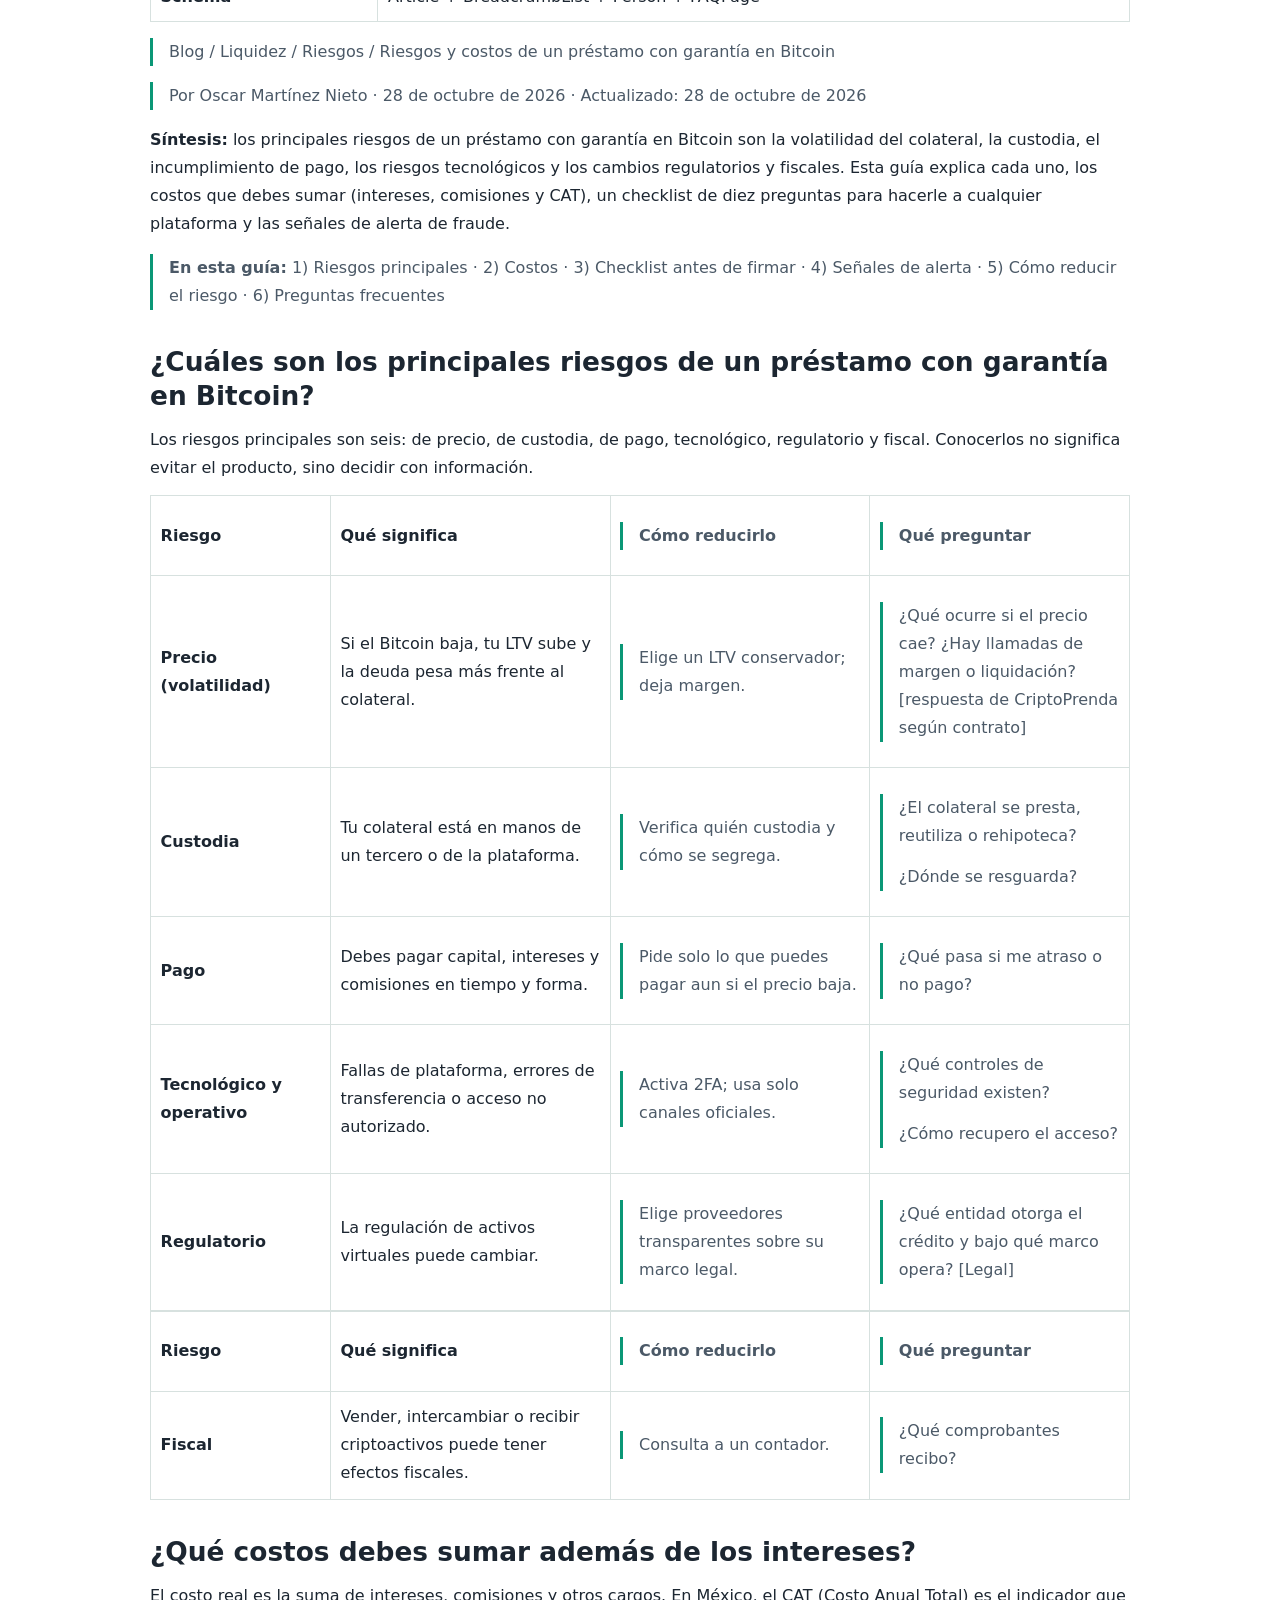
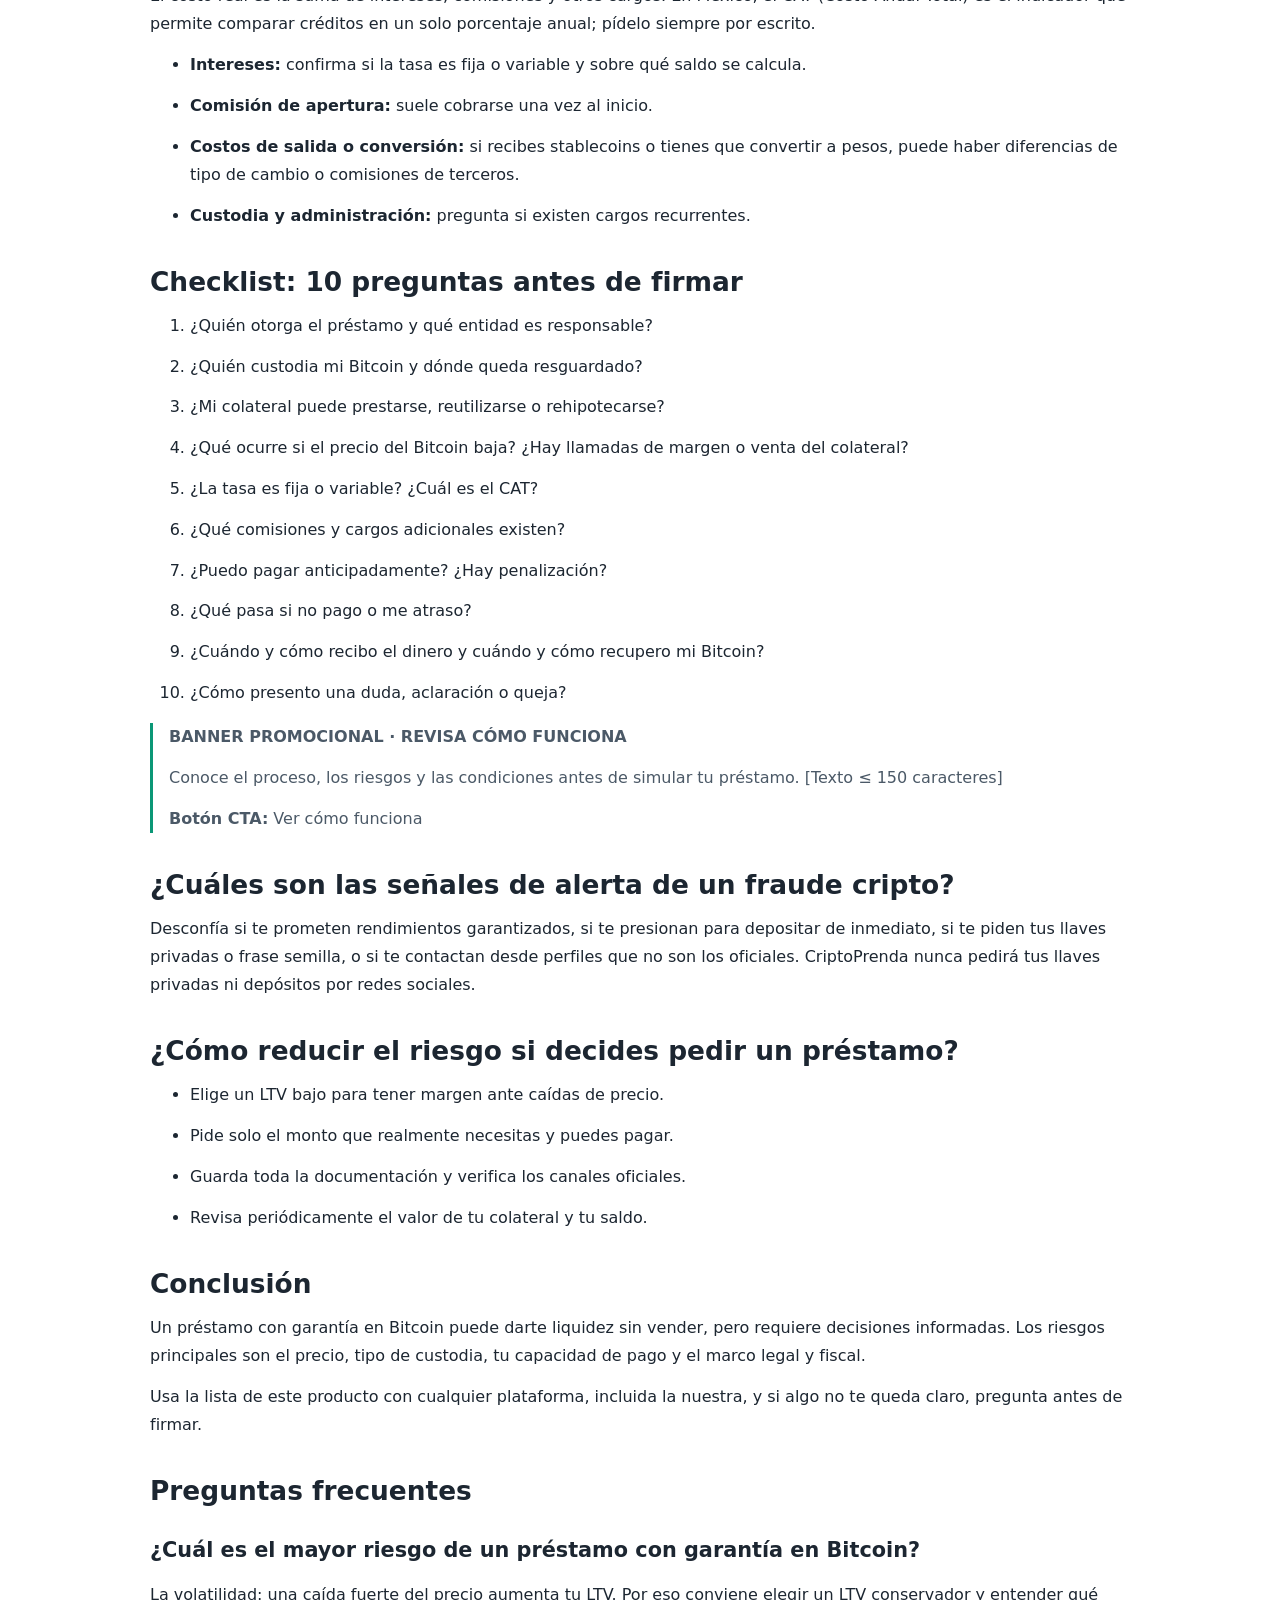
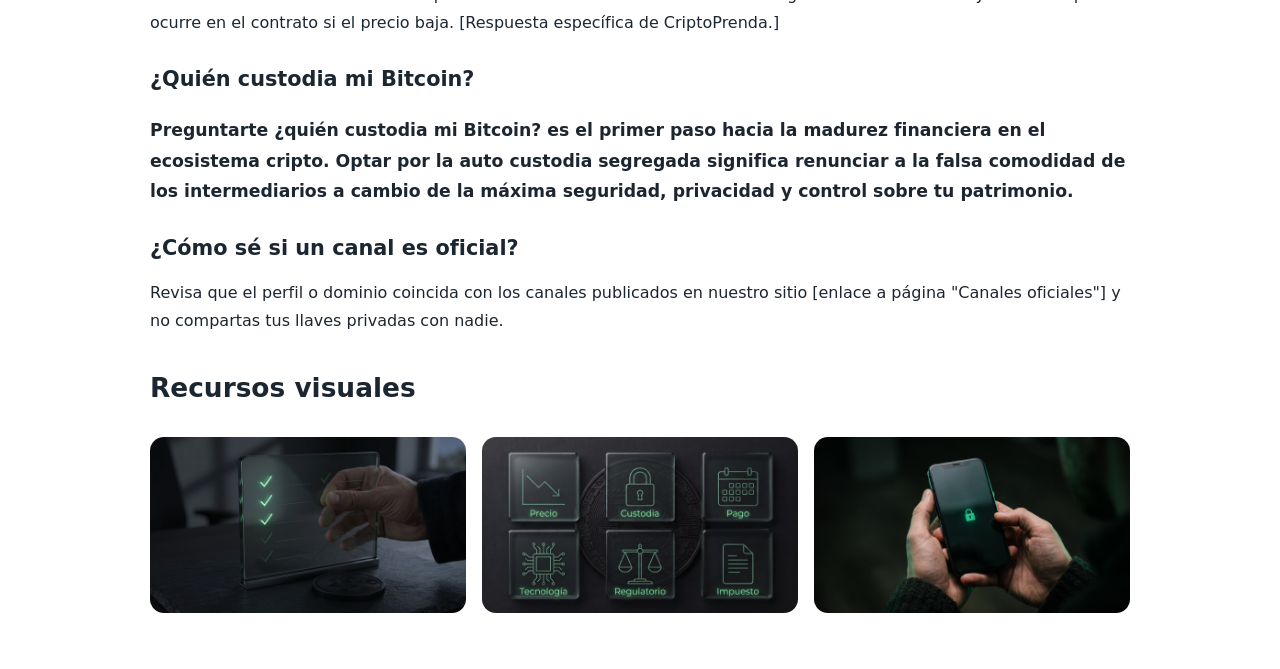
<file: blogs/riesgos-costos-prestamo-bitcoin/index.html>
<!DOCTYPE html>

<html lang="es-MX">
<head>
<meta charset="utf-8"/>
<meta content="width=device-width, initial-scale=1" name="viewport"/>
<title>Riesgos y costos de un préstamo con garantía en Bitcoin: qué revisar antes de firmar | CriptoPrenda</title>
<meta content="Riesgos y costos de un préstamo con garantía en Bitcoin: qué revisar antes de firmar. Guía informativa para comprender opciones, costos y riesgos." name="description"/>
<meta content="noindex,follow" name="robots"/>
<!-- INTEGRACIÓN: eliminar noindex al publicar, configurar canonical y URL pública real en CMS. -->
<!-- INTEGRACIÓN: completar og:url, og:image, twitter:image y JSON-LD BlogPosting con URLs reales. -->
<meta content="article" property="og:type"/>
<meta content="Riesgos y costos de un préstamo con garantía en Bitcoin: qué revisar antes de firmar" property="og:title"/>
<meta content="Riesgos y costos de un préstamo con garantía en Bitcoin: qué revisar antes de firmar. Guía informativa para comprender opciones, costos y riesgos." property="og:description"/>
<meta content="summary_large_image" name="twitter:card"/>
<link href="../../assets/css/blog.css" rel="stylesheet"/>
</head>
<body>
<main class="cp-container">
<article class="cp-article" data-article-slug="riesgos-costos-prestamo-bitcoin">
<header class="cp-article-header"><p class="cp-kicker">CriptoPrenda · Educación financiera</p><h1>Riesgos y costos de un préstamo con garantía en Bitcoin: qué revisar antes de firmar</h1><p class="cp-byline">Autor propuesto: Oscar Martínez Nieto · Fecha indicada en el documento: <time datetime="2026-10-28">2026-10-28</time></p></header>
<figure class="cp-hero"><img alt="Ilustración del artículo sobre Bitcoin y préstamos" decoding="async" loading="eager" src="images/costos-prestamo-garantia-bitcoin-intereses-cat.jpg"/></figure>
<div class="cp-content"><table>
<colgroup>
<col style="width: 23%"/>
<col style="width: 76%"/>
</colgroup>
<thead>
<tr class="header">
<th></th>
<th></th>
</tr>
</thead>
<tbody>
<tr class="odd">
<td><strong>Autor</strong></td>
<td>Oscar Martínez Nieto [o "Revisado por" si Legal prefiere no firmar]</td>
</tr>
<tr class="even">
<td><strong>Revisión</strong></td>
<td>Legal (si el autor es Legal, segunda revisión de Cumplimiento) y Producto</td>
</tr>
<tr class="odd">
<td><strong>Publicación / actualización</strong></td>
<td>28-oct-2026 / [misma fecha al publicar]</td>
</tr>
<tr class="even">
<td><strong>URL sugerida</strong></td>
<td>/blog/riesgos-y-costos-prestamo-con-garantia-en-bitcoin</td>
</tr>
<tr class="odd">
<td><strong>Palabra clave principal</strong></td>
<td>riesgos préstamo con bitcoin</td>
</tr>
<tr class="even">
<td><strong>Meta title (≤ 60 car.)</strong></td>
<td>Riesgos y costos de un préstamo con garantía en Bitcoin</td>
</tr>
<tr class="odd">
<td><strong>Meta descripción (≤ 155 car.)</strong></td>
<td>Riesgos, costos y checklist para revisar un préstamo con garantía en Bitcoin antes de firmar: volatilidad, custodia, CAT, contrato y señales de alerta.</td>
</tr>
<tr class="even">
<td><strong>Breadcrumb</strong></td>
<td>Blog / Liquidez / Riesgos / Riesgos y costos de un préstamo con garantía en Bitcoin</td>
</tr>
<tr class="odd">
<td><strong>Etiquetas</strong></td>
<td>Riesgos · Préstamo · Educación</td>
</tr>
<tr class="even">
<td><strong>Imagen principal</strong></td>
<td>Cripto_riesgos_costos_prestamo_bitcoin.webp · 16:9 · 1920 px · Alt: "Lista de verificación de riesgos y costos de un préstamo con garantía en Bitcoin"</td>
</tr>
<tr class="odd">
<td><strong>Enlaces internos</strong></td>
<td>Blog 1, Blog 2, página "Cómo funciona y riesgos", FAQ, calculadora</td>
</tr>
<tr class="even">
<td><strong>Enlaces externos</strong></td>
<td>CONDUSEF (CAT y educación financiera) · Banxico · Ley Fintech [URL exacta]</td>
</tr>
<tr class="odd">
<td><strong>Schema</strong></td>
<td>Article + BreadcrumbList + Person + FAQPage</td>
</tr>
</tbody>
</table>
<blockquote>
<p>Blog / Liquidez / Riesgos / Riesgos y costos de un préstamo con garantía en Bitcoin</p>
</blockquote>

<blockquote>
<p>Por Oscar Martínez Nieto · 28 de octubre de 2026 · Actualizado: 28 de octubre de 2026</p>
</blockquote>
<p><strong>Síntesis:</strong> los principales riesgos de un préstamo con garantía en Bitcoin son la volatilidad del colateral, la custodia, el incumplimiento de pago, los riesgos tecnológicos y los cambios regulatorios y fiscales. Esta guía explica cada uno, los costos que debes sumar (intereses, comisiones y CAT), un checklist de diez preguntas para hacerle a cualquier plataforma y las señales de alerta de fraude.</p>
<blockquote>
<p><strong>En esta guía:</strong> 1) Riesgos principales · 2) Costos · 3) Checklist antes de firmar · 4) Señales de alerta · 5) Cómo reducir el riesgo · 6) Preguntas frecuentes</p>
</blockquote>
<h2 id="h2-cuáles-son-los-principales-riesgos-de-un-préstamo-con-garantía-en-bitcoin">¿Cuáles son los principales riesgos de un préstamo con garantía en Bitcoin?</h2>
<p>Los riesgos principales son seis: de precio, de custodia, de pago, tecnológico, regulatorio y fiscal. Conocerlos no significa evitar el producto, sino decidir con información.</p>
<table>
<colgroup>
<col style="width: 18%"/>
<col style="width: 28%"/>
<col style="width: 26%"/>
<col style="width: 26%"/>
</colgroup>
<thead>
<tr class="header">
<th><strong>Riesgo</strong></th>
<th><strong>Qué significa</strong></th>
<th><blockquote>
<p><strong>Cómo reducirlo</strong></p>
</blockquote></th>
<th><blockquote>
<p><strong>Qué preguntar</strong></p>
</blockquote></th>
</tr>
</thead>
<tbody>
<tr class="odd">
<td><strong>Precio (volatilidad)</strong></td>
<td>Si el Bitcoin baja, tu LTV sube y la deuda pesa más frente al colateral.</td>
<td><blockquote>
<p>Elige un LTV conservador; deja margen.</p>
</blockquote></td>
<td><blockquote>
<p>¿Qué ocurre si el precio cae? ¿Hay llamadas de margen o liquidación? [respuesta de CriptoPrenda según contrato]</p>
</blockquote></td>
</tr>
<tr class="even">
<td><strong>Custodia</strong></td>
<td>Tu colateral está en manos de un tercero o de la plataforma.</td>
<td><blockquote>
<p>Verifica quién custodia y cómo se segrega.</p>
</blockquote></td>
<td><blockquote>
<p>¿El colateral se presta, reutiliza o rehipoteca?</p>
<p>¿Dónde se resguarda?</p>
</blockquote></td>
</tr>
<tr class="odd">
<td><strong>Pago</strong></td>
<td>Debes pagar capital, intereses y comisiones en tiempo y forma.</td>
<td><blockquote>
<p>Pide solo lo que puedes pagar aun si el precio baja.</p>
</blockquote></td>
<td><blockquote>
<p>¿Qué pasa si me atraso o no pago?</p>
</blockquote></td>
</tr>
<tr class="even">
<td><strong>Tecnológico y operativo</strong></td>
<td>Fallas de plataforma, errores de transferencia o acceso no autorizado.</td>
<td><blockquote>
<p>Activa 2FA; usa solo canales oficiales.</p>
</blockquote></td>
<td><blockquote>
<p>¿Qué controles de seguridad existen?</p>
<p>¿Cómo recupero el acceso?</p>
</blockquote></td>
</tr>
<tr class="odd">
<td><strong>Regulatorio</strong></td>
<td>La regulación de activos virtuales puede cambiar.</td>
<td><blockquote>
<p>Elige proveedores transparentes sobre su marco legal.</p>
</blockquote></td>
<td><blockquote>
<p>¿Qué entidad otorga el crédito y bajo qué marco opera? [Legal]</p>
</blockquote></td>
</tr>
</tbody>
</table>
<table>
<colgroup>
<col style="width: 18%"/>
<col style="width: 28%"/>
<col style="width: 26%"/>
<col style="width: 26%"/>
</colgroup>
<thead>
<tr class="header">
<th><strong>Riesgo</strong></th>
<th><strong>Qué significa</strong></th>
<th><blockquote>
<p><strong>Cómo reducirlo</strong></p>
</blockquote></th>
<th><blockquote>
<p><strong>Qué preguntar</strong></p>
</blockquote></th>
</tr>
</thead>
<tbody>
<tr class="odd">
<td><strong>Fiscal</strong></td>
<td>Vender, intercambiar o recibir criptoactivos puede tener efectos fiscales.</td>
<td><blockquote>
<p>Consulta a un contador.</p>
</blockquote></td>
<td><blockquote>
<p>¿Qué comprobantes recibo?</p>
</blockquote></td>
</tr>
</tbody>
</table>
<h2 id="h2-qué-costos-debes-sumar-además-de-los-intereses">¿Qué costos debes sumar además de los intereses?</h2>
<p>El costo real es la suma de intereses, comisiones y otros cargos. En México, el CAT (Costo Anual Total) es el indicador que permite comparar créditos en un solo porcentaje anual; pídelo siempre por escrito.</p>
<ul>
<li><p><strong>Intereses:</strong> confirma si la tasa es fija o variable y sobre qué saldo se calcula.</p></li>
<li><p><strong>Comisión de apertura:</strong> suele cobrarse una vez al inicio. </p></li>
<li><p><strong>Costos de salida o conversión:</strong> si recibes stablecoins o tienes que convertir a pesos, puede haber diferencias de tipo de cambio o comisiones de terceros.</p></li>
<li><p><strong>Custodia y administración:</strong> pregunta si existen cargos recurrentes. </p></li>
</ul>
<h2 id="h2-checklist-10-preguntas-antes-de-firmar">Checklist: 10 preguntas antes de firmar</h2>
<ol type="1">
<li><p>¿Quién otorga el préstamo y qué entidad es responsable?</p></li>
<li><p>¿Quién custodia mi Bitcoin y dónde queda resguardado?</p></li>
<li><p>¿Mi colateral puede prestarse, reutilizarse o rehipotecarse?</p></li>
<li><p>¿Qué ocurre si el precio del Bitcoin baja? ¿Hay llamadas de margen o venta del colateral?</p></li>
<li><p>¿La tasa es fija o variable? ¿Cuál es el CAT?</p></li>
<li><p>¿Qué comisiones y cargos adicionales existen?</p></li>
<li><p>¿Puedo pagar anticipadamente? ¿Hay penalización?</p></li>
<li><p>¿Qué pasa si no pago o me atraso?</p></li>
<li><p>¿Cuándo y cómo recibo el dinero y cuándo y cómo recupero mi Bitcoin?</p></li>
<li><p>¿Cómo presento una duda, aclaración o queja?</p></li>
</ol>
<blockquote>
<p><strong>BANNER PROMOCIONAL · REVISA CÓMO FUNCIONA</strong></p>
<p>Conoce el proceso, los riesgos y las condiciones antes de simular tu préstamo. [Texto ≤ 150 caracteres]</p>
<p><strong>Botón CTA:</strong> Ver cómo funciona</p>
</blockquote>
<h2 id="h2-cuáles-son-las-señales-de-alerta-de-un-fraude-cripto">¿Cuáles son las señales de alerta de un fraude cripto?</h2>
<p>Desconfía si te prometen rendimientos garantizados, si te presionan para depositar de inmediato, si te piden tus llaves privadas o frase semilla, o si te contactan desde perfiles que no son los oficiales. CriptoPrenda nunca pedirá tus llaves privadas ni depósitos por redes sociales. </p>
<h2 id="h2-cómo-reducir-el-riesgo-si-decides-pedir-un-préstamo">¿Cómo reducir el riesgo si decides pedir un préstamo?</h2>
<ul>
<li><p>Elige un LTV bajo para tener margen ante caídas de precio.</p></li>
<li><p>Pide solo el monto que realmente necesitas y puedes pagar.</p></li>
<li><p>Guarda toda la documentación y verifica los canales oficiales.</p></li>
<li><p>Revisa periódicamente el valor de tu colateral y tu saldo.</p></li>
</ul>
<h2 id="h2-conclusión">Conclusión</h2>
<p>Un préstamo con garantía en Bitcoin puede darte liquidez sin vender, pero requiere decisiones informadas. Los riesgos principales son el precio, tipo de custodia, tu capacidad de pago y el marco legal y fiscal.</p>
<p>Usa la lista de este producto con cualquier plataforma, incluida la nuestra, y si algo no te queda claro, pregunta antes de firmar.</p>
<h2 id="h2-preguntas-frecuentes">Preguntas frecuentes</h2>
<h3 id="h3-cuál-es-el-mayor-riesgo-de-un-préstamo-con-garantía-en-bitcoin">¿Cuál es el mayor riesgo de un préstamo con garantía en Bitcoin?</h3>
<p>La volatilidad: una caída fuerte del precio aumenta tu LTV. Por eso conviene elegir un LTV conservador y entender qué ocurre en el contrato si el precio baja. [Respuesta específica de CriptoPrenda.]</p>
<h3 id="h3-quién-custodia-mi-bitcoin">¿Quién custodia mi Bitcoin?</h3>
<h4 id="preguntarte-quién-custodia-mi-bitcoin-es-el-primer-paso-hacia-la-madurez-financiera-en-el-ecosistema-cripto.-optar-por-la-auto-custodia-segregada-significa-renunciar-a-la-falsa-comodidad-de-los-intermediarios-a-cambio-de-la-máxima-seguridad-privacidad-y-control-sobre-tu-patrimonio.">Preguntarte ¿quién custodia mi Bitcoin? es el primer paso hacia la madurez financiera en el ecosistema cripto. Optar por la auto custodia segregada significa renunciar a la falsa comodidad de los intermediarios a cambio de la máxima seguridad, privacidad y control sobre tu patrimonio.</h4>
<h3 id="h3-cómo-sé-si-un-canal-es-oficial">¿Cómo sé si un canal es oficial?</h3>
<p>Revisa que el perfil o dominio coincida con los canales publicados en nuestro sitio [enlace a página "Canales oficiales"] y no compartas tus llaves privadas con nadie.</p>
</div>
<section aria-label="Recursos visuales del artículo" class="cp-gallery"><h2>Recursos visuales</h2><div class="cp-gallery-grid"><figure><img alt="Recurso visual complementario sobre préstamos respaldados por Bitcoin" decoding="async" loading="lazy" src="images/riesgos-prestamo-con-bitcoin-checklist.jpg"/></figure><figure><img alt="Recurso visual complementario sobre préstamos respaldados por Bitcoin" decoding="async" loading="lazy" src="images/seis-riesgos-prestamo-garantia-bitcoin.jpg"/></figure><figure><img alt="Recurso visual complementario sobre préstamos respaldados por Bitcoin" decoding="async" loading="lazy" src="images/senales-de-alerta-fraude-cripto-prestamo.jpg"/></figure></div></section>
</article>
</main>
</body>
</html>
</file>
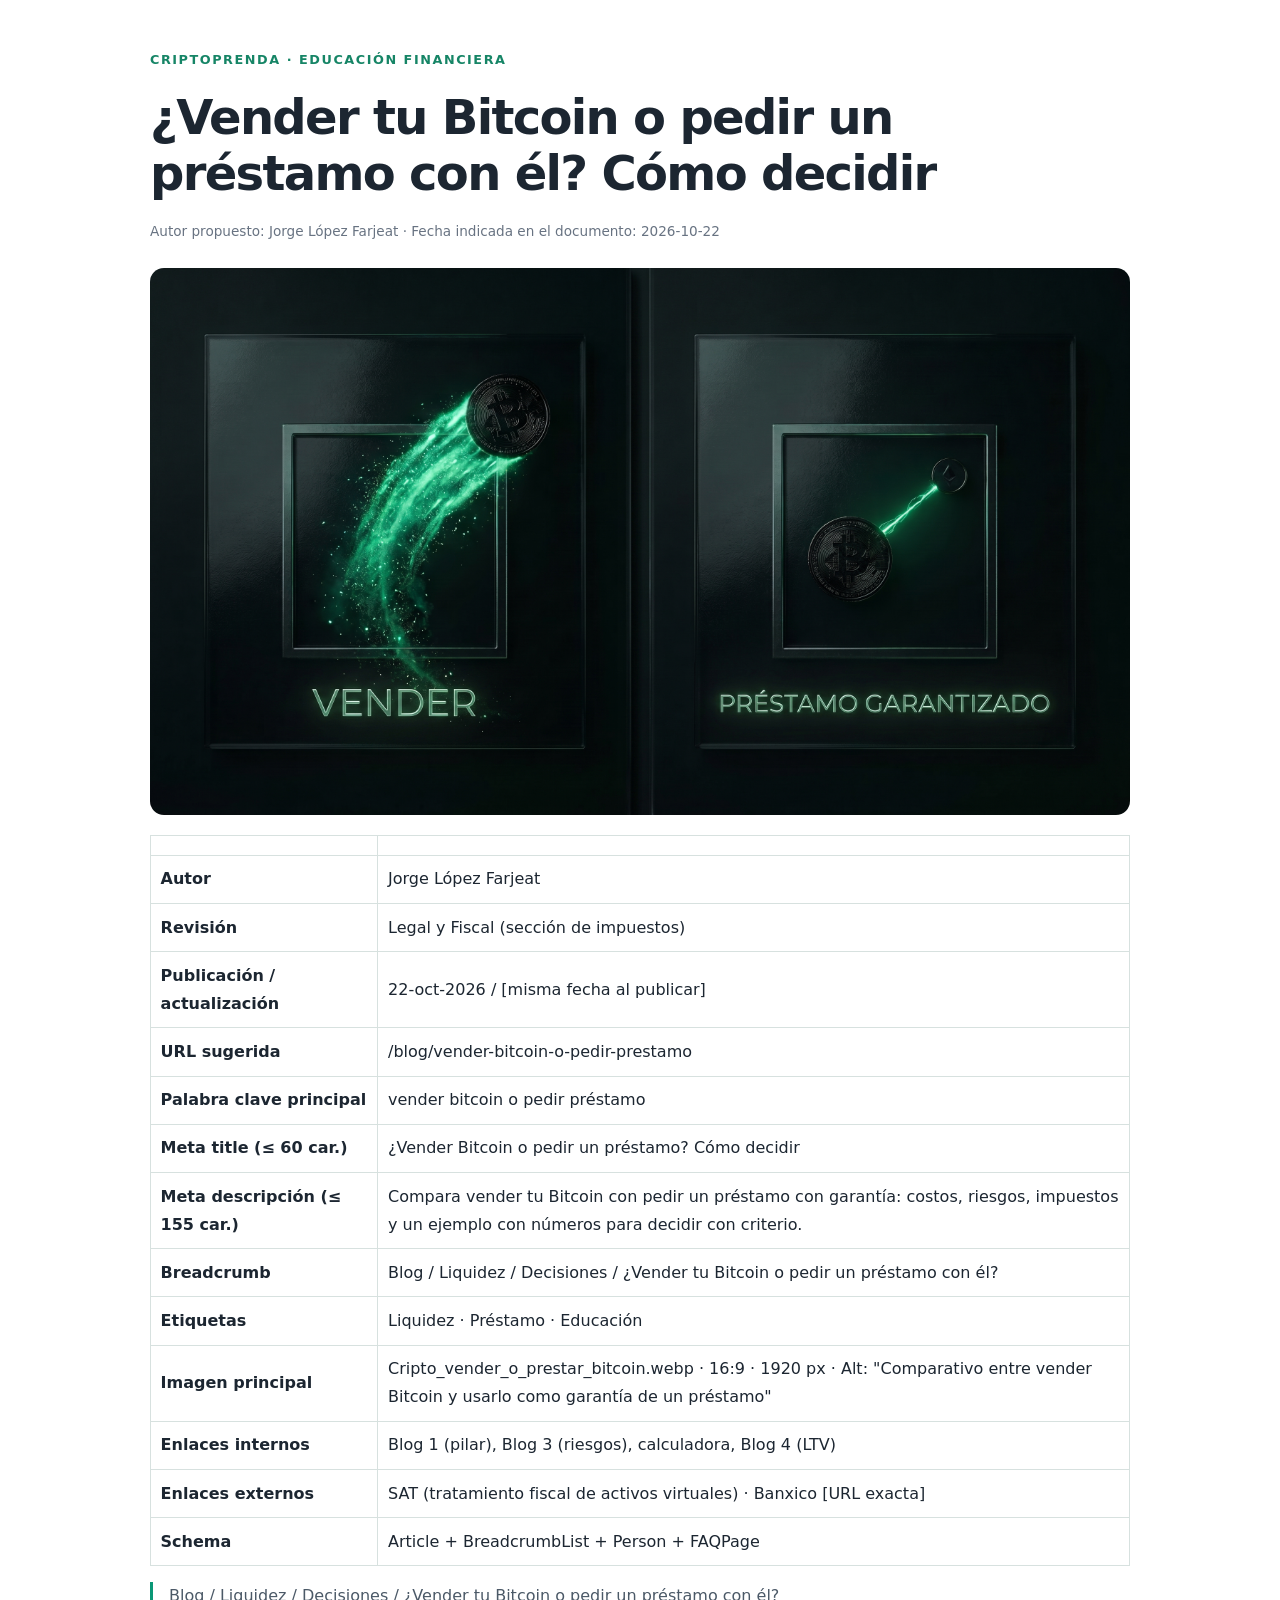
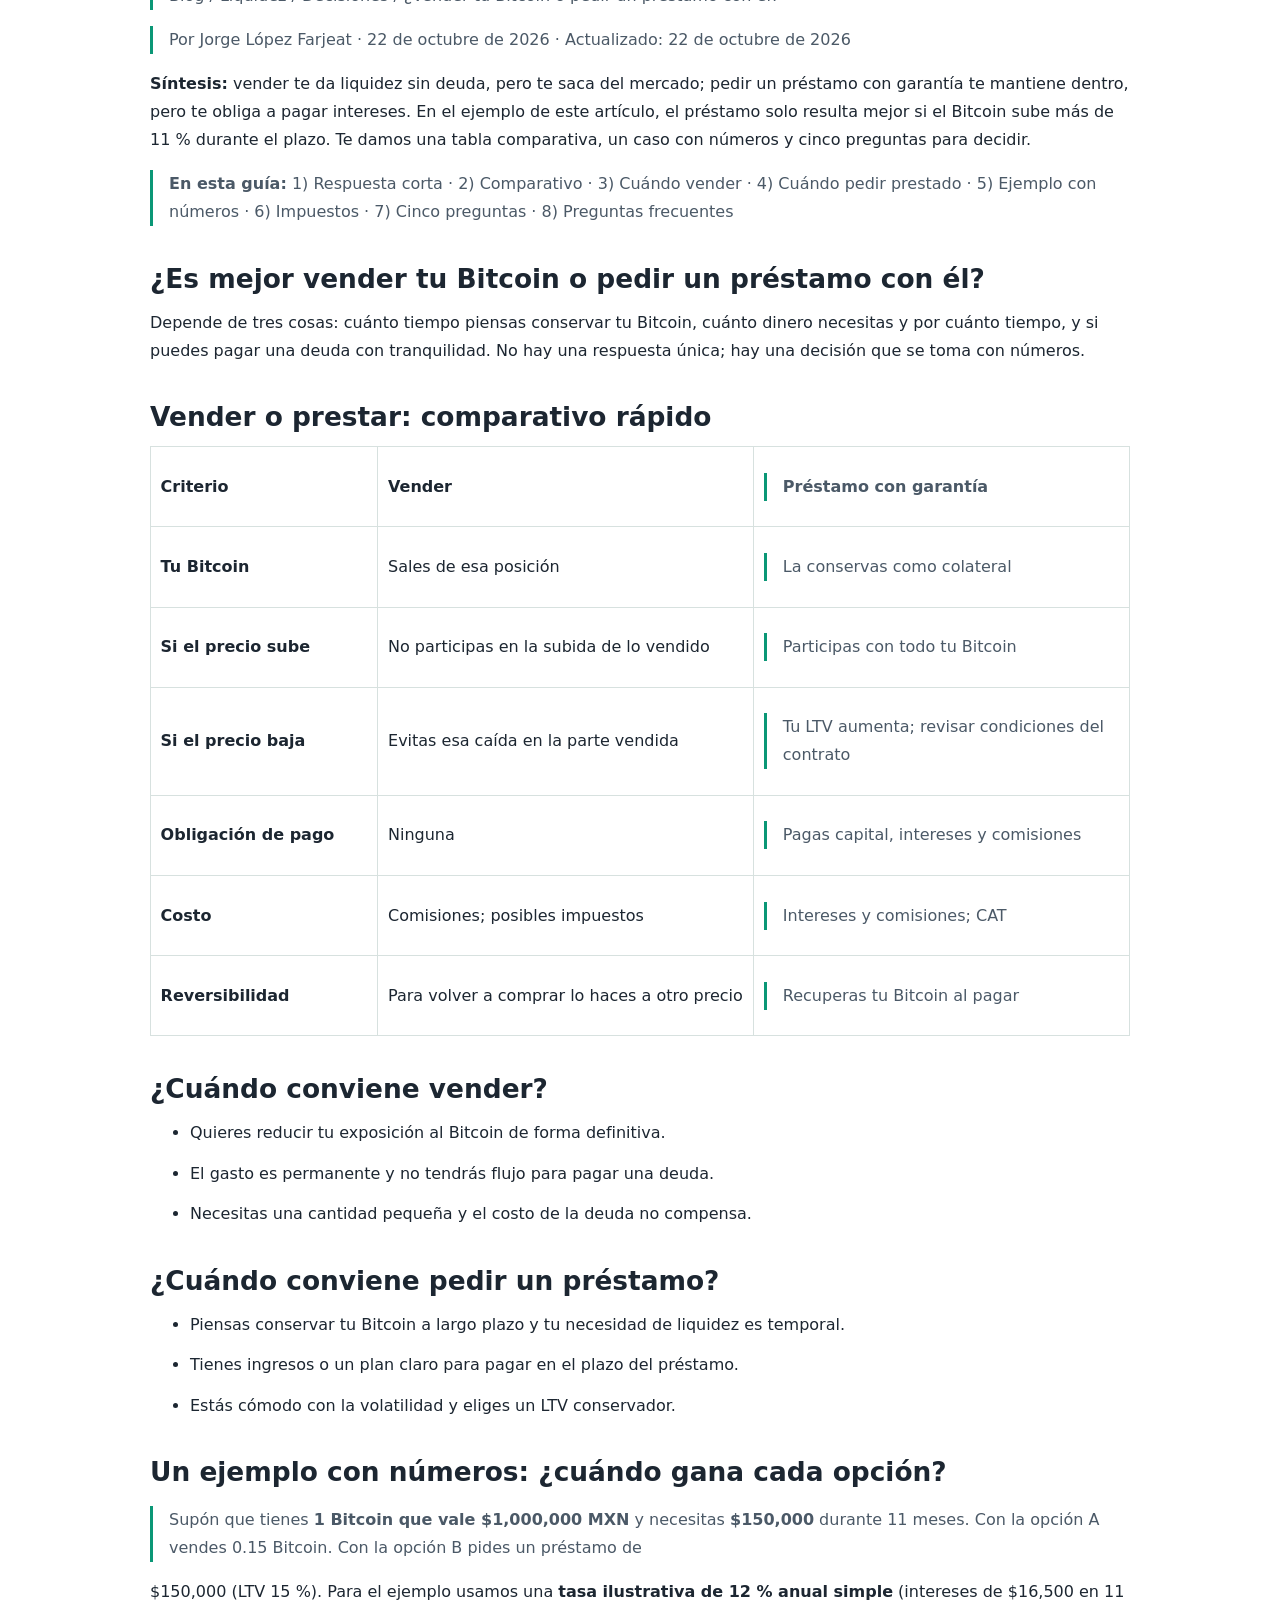
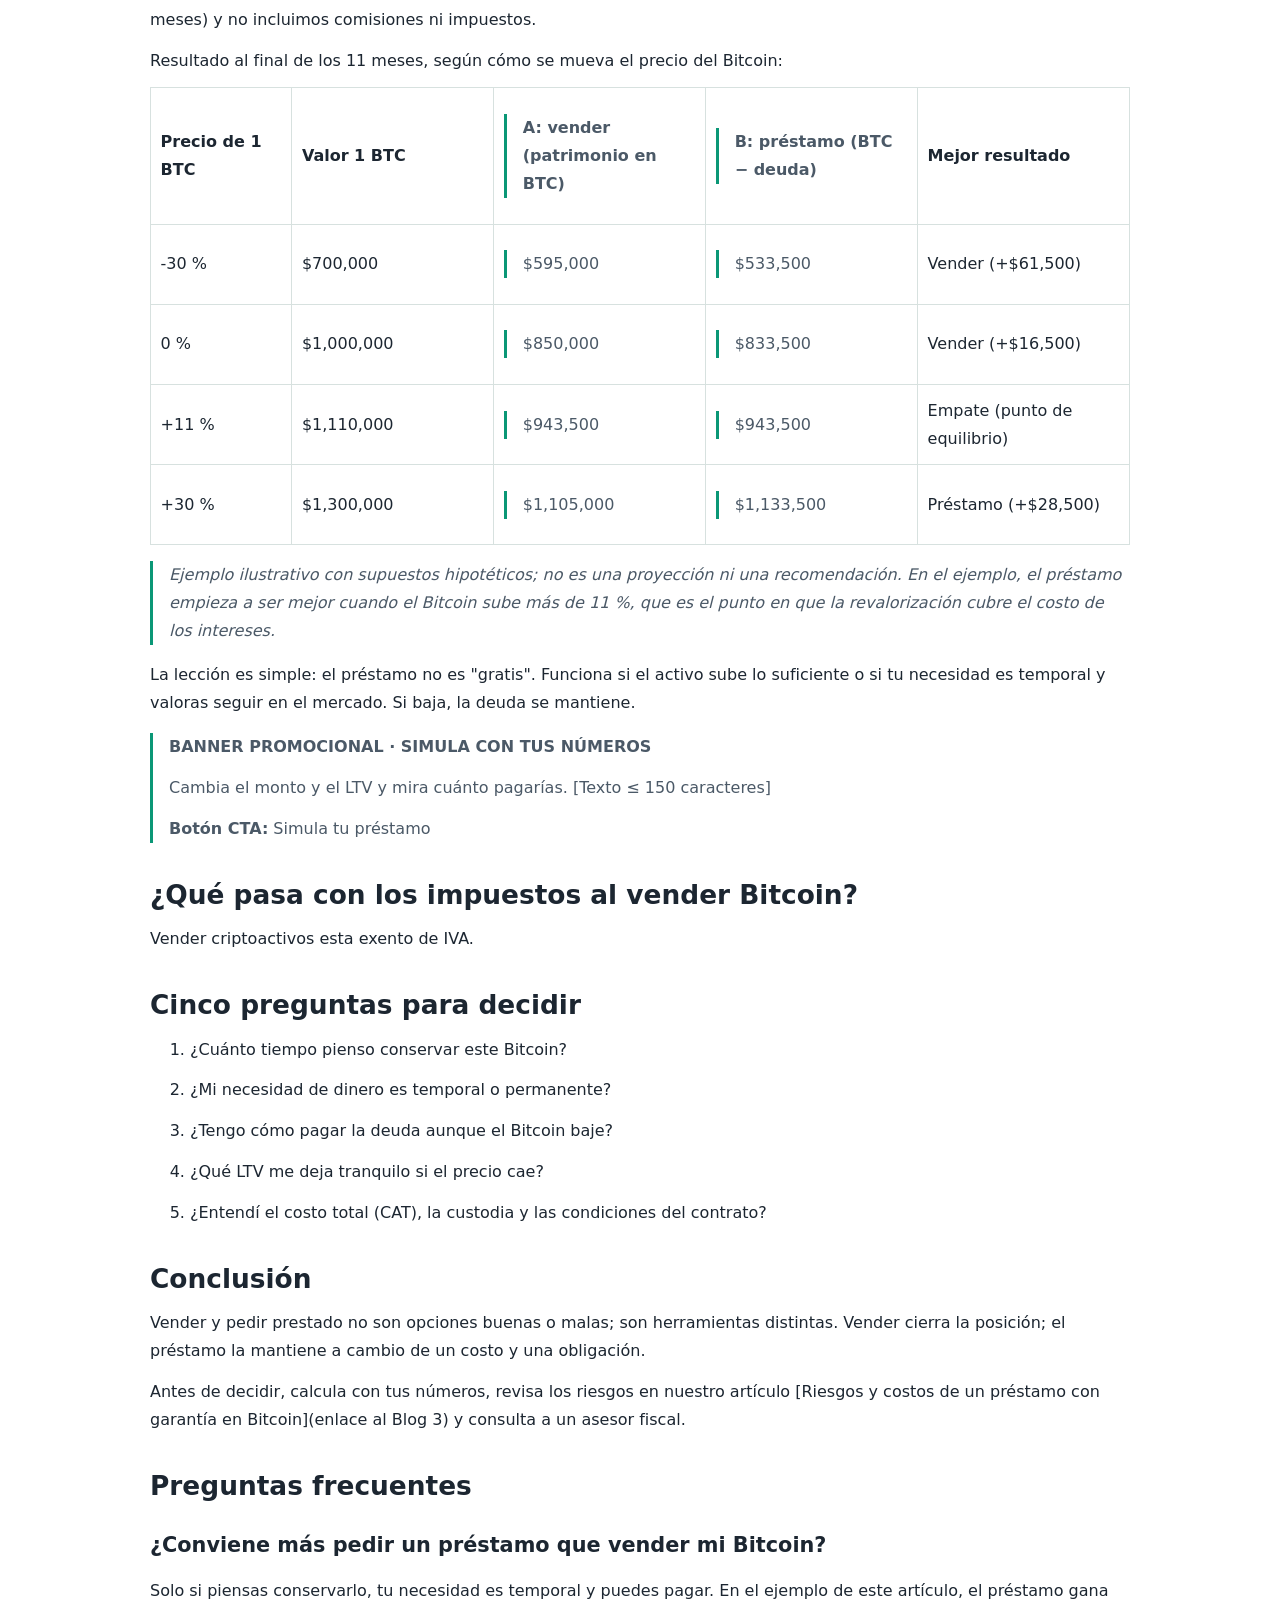
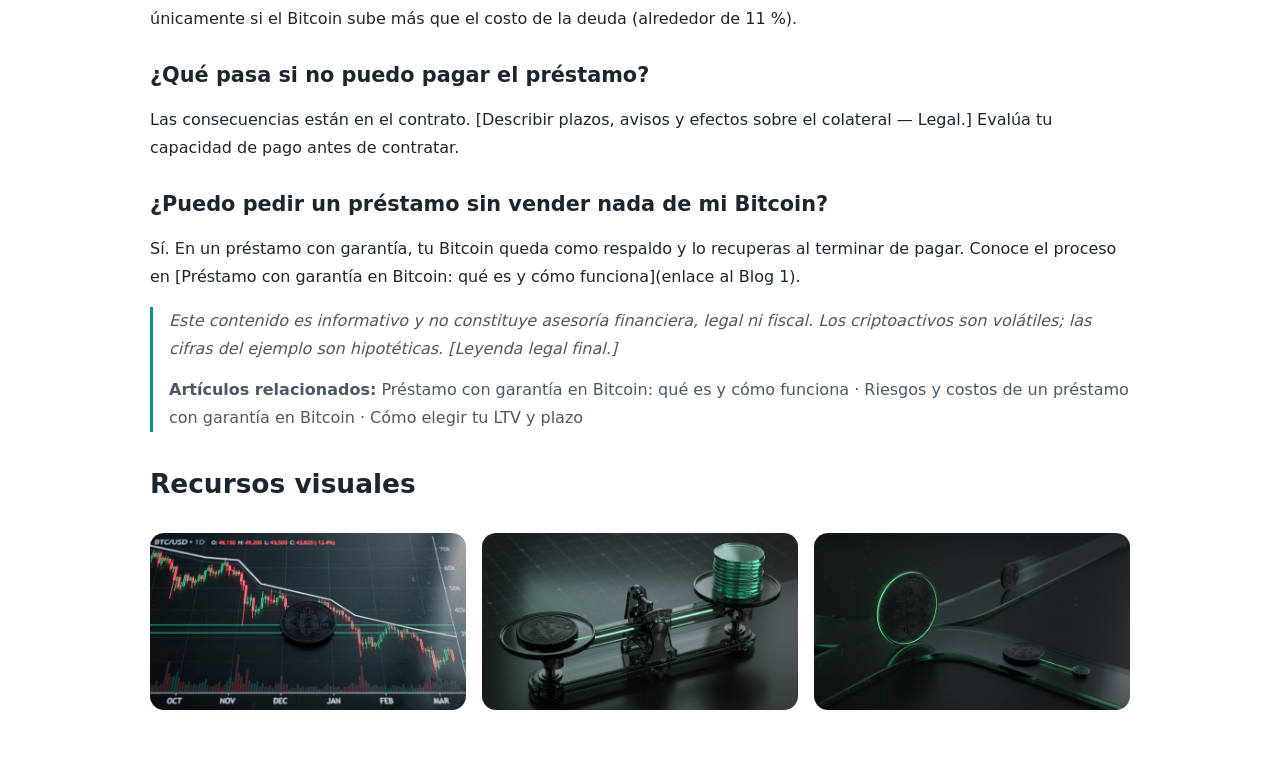
<file: blogs/vender-bitcoin-o-prestamo/index.html>
<!DOCTYPE html>

<html lang="es-MX">
<head>
<meta charset="utf-8"/>
<meta content="width=device-width, initial-scale=1" name="viewport"/>
<title>¿Vender tu Bitcoin o pedir un préstamo con él? Cómo decidir | CriptoPrenda</title>
<meta content="¿Vender tu Bitcoin o pedir un préstamo con él? Cómo decidir. Guía informativa para comprender opciones, costos y riesgos." name="description"/>
<meta content="noindex,follow" name="robots"/>
<!-- INTEGRACIÓN: eliminar noindex al publicar, configurar canonical y URL pública real en CMS. -->
<!-- INTEGRACIÓN: completar og:url, og:image, twitter:image y JSON-LD BlogPosting con URLs reales. -->
<meta content="article" property="og:type"/>
<meta content="¿Vender tu Bitcoin o pedir un préstamo con él? Cómo decidir" property="og:title"/>
<meta content="¿Vender tu Bitcoin o pedir un préstamo con él? Cómo decidir. Guía informativa para comprender opciones, costos y riesgos." property="og:description"/>
<meta content="summary_large_image" name="twitter:card"/>
<link href="../../assets/css/blog.css" rel="stylesheet"/>
</head>
<body>
<main class="cp-container">
<article class="cp-article" data-article-slug="vender-bitcoin-o-prestamo">
<header class="cp-article-header"><p class="cp-kicker">CriptoPrenda · Educación financiera</p><h1>¿Vender tu Bitcoin o pedir un préstamo con él? Cómo decidir</h1><p class="cp-byline">Autor propuesto: Jorge López Farjeat · Fecha indicada en el documento: <time datetime="2026-10-22">2026-10-22</time></p></header>
<figure class="cp-hero"><img alt="Ilustración del artículo sobre Bitcoin y préstamos" decoding="async" loading="eager" src="images/comparativo-vender-bitcoin-vs-prestamo-garantia.jpg"/></figure>
<div class="cp-content"><table>
<colgroup>
<col style="width: 23%"/>
<col style="width: 76%"/>
</colgroup>
<thead>
<tr class="header">
<th></th>
<th></th>
</tr>
</thead>
<tbody>
<tr class="odd">
<td><strong>Autor</strong></td>
<td>Jorge López Farjeat </td>
</tr>
<tr class="even">
<td><strong>Revisión</strong></td>
<td>Legal y Fiscal (sección de impuestos)</td>
</tr>
<tr class="odd">
<td><strong>Publicación / actualización</strong></td>
<td>22-oct-2026 / [misma fecha al publicar]</td>
</tr>
<tr class="even">
<td><strong>URL sugerida</strong></td>
<td>/blog/vender-bitcoin-o-pedir-prestamo</td>
</tr>
<tr class="odd">
<td><strong>Palabra clave principal</strong></td>
<td>vender bitcoin o pedir préstamo</td>
</tr>
<tr class="even">
<td><strong>Meta title (≤ 60 car.)</strong></td>
<td>¿Vender Bitcoin o pedir un préstamo? Cómo decidir</td>
</tr>
<tr class="odd">
<td><strong>Meta descripción (≤ 155 car.)</strong></td>
<td>Compara vender tu Bitcoin con pedir un préstamo con garantía: costos, riesgos, impuestos y un ejemplo con números para decidir con criterio.</td>
</tr>
<tr class="even">
<td><strong>Breadcrumb</strong></td>
<td>Blog / Liquidez / Decisiones / ¿Vender tu Bitcoin o pedir un préstamo con él?</td>
</tr>
<tr class="odd">
<td><strong>Etiquetas</strong></td>
<td>Liquidez · Préstamo · Educación</td>
</tr>
<tr class="even">
<td><strong>Imagen principal</strong></td>
<td>Cripto_vender_o_prestar_bitcoin.webp · 16:9 · 1920 px · Alt: "Comparativo entre vender Bitcoin y usarlo como garantía de un préstamo"</td>
</tr>
<tr class="odd">
<td><strong>Enlaces internos</strong></td>
<td>Blog 1 (pilar), Blog 3 (riesgos), calculadora, Blog 4 (LTV)</td>
</tr>
<tr class="even">
<td><strong>Enlaces externos</strong></td>
<td>SAT (tratamiento fiscal de activos virtuales) · Banxico [URL exacta]</td>
</tr>
<tr class="odd">
<td><strong>Schema</strong></td>
<td>Article + BreadcrumbList + Person + FAQPage</td>
</tr>
</tbody>
</table>
<blockquote>
<p>Blog / Liquidez / Decisiones / ¿Vender tu Bitcoin o pedir un préstamo con él?</p>
</blockquote>

<blockquote>
<p>Por Jorge López Farjeat · 22 de octubre de 2026 · Actualizado: 22 de octubre de 2026</p>
</blockquote>
<p><strong>Síntesis:</strong> vender te da liquidez sin deuda, pero te saca del mercado; pedir un préstamo con garantía te mantiene dentro, pero te obliga a pagar intereses. En el ejemplo de este artículo, el préstamo solo resulta mejor si el Bitcoin sube más de 11 % durante el plazo. Te damos una tabla comparativa, un caso con números y cinco preguntas para decidir.</p>
<blockquote>
<p><strong>En esta guía:</strong> 1) Respuesta corta · 2) Comparativo · 3) Cuándo vender · 4) Cuándo pedir prestado · 5) Ejemplo con números · 6) Impuestos · 7) Cinco preguntas · 8) Preguntas frecuentes</p>
</blockquote>
<h2 id="h2-es-mejor-vender-tu-bitcoin-o-pedir-un-préstamo-con-él">¿Es mejor vender tu Bitcoin o pedir un préstamo con él?</h2>
<p>Depende de tres cosas: cuánto tiempo piensas conservar tu Bitcoin, cuánto dinero necesitas y por cuánto tiempo, y si puedes pagar una deuda con tranquilidad. No hay una respuesta única; hay una decisión que se toma con números.</p>
<h2 id="h2-vender-o-prestar-comparativo-rápido">Vender o prestar: comparativo rápido</h2>
<table>
<colgroup>
<col style="width: 23%"/>
<col style="width: 38%"/>
<col style="width: 38%"/>
</colgroup>
<thead>
<tr class="header">
<th><strong>Criterio</strong></th>
<th><strong>Vender</strong></th>
<th><blockquote>
<p><strong>Préstamo con garantía</strong></p>
</blockquote></th>
</tr>
</thead>
<tbody>
<tr class="odd">
<td><strong>Tu Bitcoin</strong></td>
<td>Sales de esa posición</td>
<td><blockquote>
<p>La conservas como colateral</p>
</blockquote></td>
</tr>
<tr class="even">
<td><strong>Si el precio sube</strong></td>
<td>No participas en la subida de lo vendido</td>
<td><blockquote>
<p>Participas con todo tu Bitcoin</p>
</blockquote></td>
</tr>
<tr class="odd">
<td><strong>Si el precio baja</strong></td>
<td>Evitas esa caída en la parte vendida</td>
<td><blockquote>
<p>Tu LTV aumenta; revisar condiciones del contrato</p>
</blockquote></td>
</tr>
<tr class="even">
<td><strong>Obligación de pago</strong></td>
<td>Ninguna</td>
<td><blockquote>
<p>Pagas capital, intereses y comisiones</p>
</blockquote></td>
</tr>
<tr class="odd">
<td><strong>Costo</strong></td>
<td>Comisiones; posibles impuestos</td>
<td><blockquote>
<p>Intereses y comisiones; CAT </p>
</blockquote></td>
</tr>
<tr class="even">
<td><strong>Reversibilidad</strong></td>
<td>Para volver a comprar lo haces a otro precio</td>
<td><blockquote>
<p>Recuperas tu Bitcoin al pagar</p>
</blockquote></td>
</tr>
</tbody>
</table>
<h2 id="h2-cuándo-conviene-vender">¿Cuándo conviene vender?</h2>
<ul>
<li><p>Quieres reducir tu exposición al Bitcoin de forma definitiva.</p></li>
<li><p>El gasto es permanente y no tendrás flujo para pagar una deuda.</p></li>
<li><p>Necesitas una cantidad pequeña y el costo de la deuda no compensa.</p></li>
</ul>
<h2 id="h2-cuándo-conviene-pedir-un-préstamo">¿Cuándo conviene pedir un préstamo?</h2>
<ul>
<li><p>Piensas conservar tu Bitcoin a largo plazo y tu necesidad de liquidez es temporal.</p></li>
<li><p>Tienes ingresos o un plan claro para pagar en el plazo del préstamo.</p></li>
<li><p>Estás cómodo con la volatilidad y eliges un LTV conservador.</p></li>
</ul>
<h2 id="h2-un-ejemplo-con-números-cuándo-gana-cada-opción">Un ejemplo con números: ¿cuándo gana cada opción?</h2>
<blockquote>
<p>Supón que tienes <strong>1 Bitcoin que vale $1,000,000 MXN</strong> y necesitas <strong>$150,000</strong> durante 11 meses. Con la opción A vendes 0.15 Bitcoin. Con la opción B pides un préstamo de</p>
</blockquote>
<p>$150,000 (LTV 15 %). Para el ejemplo usamos una <strong>tasa ilustrativa de 12 % anual simple</strong> (intereses de $16,500 en 11 meses) y no incluimos comisiones ni impuestos. </p>
<p>Resultado al final de los 11 meses, según cómo se mueva el precio del Bitcoin:</p>
<table>
<colgroup>
<col style="width: 14%"/>
<col style="width: 20%"/>
<col style="width: 21%"/>
<col style="width: 21%"/>
<col style="width: 21%"/>
</colgroup>
<thead>
<tr class="header">
<th><strong>Precio de 1 BTC</strong></th>
<th><strong>Valor 1 BTC</strong></th>
<th><blockquote>
<p><strong>A: vender (patrimonio en BTC)</strong></p>
</blockquote></th>
<th><blockquote>
<p><strong>B: préstamo (BTC − deuda)</strong></p>
</blockquote></th>
<th><strong>Mejor resultado</strong></th>
</tr>
</thead>
<tbody>
<tr class="odd">
<td>-30 %</td>
<td>$700,000</td>
<td><blockquote>
<p>$595,000</p>
</blockquote></td>
<td><blockquote>
<p>$533,500</p>
</blockquote></td>
<td>Vender (+$61,500)</td>
</tr>
<tr class="even">
<td>0 %</td>
<td>$1,000,000</td>
<td><blockquote>
<p>$850,000</p>
</blockquote></td>
<td><blockquote>
<p>$833,500</p>
</blockquote></td>
<td>Vender (+$16,500)</td>
</tr>
<tr class="odd">
<td>+11 %</td>
<td>$1,110,000</td>
<td><blockquote>
<p>$943,500</p>
</blockquote></td>
<td><blockquote>
<p>$943,500</p>
</blockquote></td>
<td>Empate (punto de equilibrio)</td>
</tr>
<tr class="even">
<td>+30 %</td>
<td>$1,300,000</td>
<td><blockquote>
<p>$1,105,000</p>
</blockquote></td>
<td><blockquote>
<p>$1,133,500</p>
</blockquote></td>
<td>Préstamo (+$28,500)</td>
</tr>
</tbody>
</table>
<blockquote>
<p><em>Ejemplo ilustrativo con supuestos hipotéticos; no es una proyección ni una recomendación. En el ejemplo, el préstamo empieza a ser mejor cuando el Bitcoin sube más de 11 %, que es el punto en que la revalorización cubre el costo de los intereses.</em></p>
</blockquote>
<p>La lección es simple: el préstamo no es "gratis". Funciona si el activo sube lo suficiente o si tu necesidad es temporal y valoras seguir en el mercado. Si baja, la deuda se mantiene.</p>
<blockquote>
<p><strong>BANNER PROMOCIONAL · SIMULA CON TUS NÚMEROS</strong></p>
<p>Cambia el monto y el LTV y mira cuánto pagarías. [Texto ≤ 150 caracteres]</p>
<p><strong>Botón CTA:</strong> Simula tu préstamo</p>
</blockquote>
<h2 id="h2-qué-pasa-con-los-impuestos-al-vender-bitcoin">¿Qué pasa con los impuestos al vender Bitcoin?</h2>
<p>Vender criptoactivos esta exento de IVA.</p>
<h2 id="h2-cinco-preguntas-para-decidir">Cinco preguntas para decidir</h2>
<ol type="1">
<li><p>¿Cuánto tiempo pienso conservar este Bitcoin?</p></li>
<li><p>¿Mi necesidad de dinero es temporal o permanente?</p></li>
<li><p>¿Tengo cómo pagar la deuda aunque el Bitcoin baje?</p></li>
<li><p>¿Qué LTV me deja tranquilo si el precio cae?</p></li>
<li><p>¿Entendí el costo total (CAT), la custodia y las condiciones del contrato?</p></li>
</ol>
<h2 id="h2-conclusión">Conclusión</h2>
<p>Vender y pedir prestado no son opciones buenas o malas; son herramientas distintas. Vender cierra la posición; el préstamo la mantiene a cambio de un costo y una obligación.</p>
<p>Antes de decidir, calcula con tus números, revisa los riesgos en nuestro artículo [Riesgos y costos de un préstamo con garantía en Bitcoin](enlace al Blog 3) y consulta a un asesor fiscal.</p>
<h2 id="h2-preguntas-frecuentes">Preguntas frecuentes</h2>
<h3 id="h3-conviene-más-pedir-un-préstamo-que-vender-mi-bitcoin">¿Conviene más pedir un préstamo que vender mi Bitcoin?</h3>
<p>Solo si piensas conservarlo, tu necesidad es temporal y puedes pagar. En el ejemplo de este artículo, el préstamo gana únicamente si el Bitcoin sube más que el costo de la deuda (alrededor de 11 %).</p>
<h3 id="h3-qué-pasa-si-no-puedo-pagar-el-préstamo">¿Qué pasa si no puedo pagar el préstamo?</h3>
<p>Las consecuencias están en el contrato. [Describir plazos, avisos y efectos sobre el colateral — Legal.] Evalúa tu capacidad de pago antes de contratar.</p>
<h3 id="h3-puedo-pedir-un-préstamo-sin-vender-nada-de-mi-bitcoin">¿Puedo pedir un préstamo sin vender nada de mi Bitcoin?</h3>
<p>Sí. En un préstamo con garantía, tu Bitcoin queda como respaldo y lo recuperas al terminar de pagar. Conoce el proceso en [Préstamo con garantía en Bitcoin: qué es y cómo funciona](enlace al Blog 1).</p>
<blockquote>
<p><em>Este contenido es informativo y no constituye asesoría financiera, legal ni fiscal. Los criptoactivos son volátiles; las cifras del ejemplo son hipotéticas. [Leyenda legal final.]</em></p>
<p><strong>Artículos relacionados:</strong> Préstamo con garantía en Bitcoin: qué es y cómo funciona · Riesgos y costos de un préstamo con garantía en Bitcoin · Cómo elegir tu LTV y plazo</p>
</blockquote>
</div>
<section aria-label="Recursos visuales del artículo" class="cp-gallery"><h2>Recursos visuales</h2><div class="cp-gallery-grid"><figure><img alt="Recurso visual complementario sobre préstamos respaldados por Bitcoin" decoding="async" loading="lazy" src="images/deuda-prestamo-bitcoin-si-baja-el-precio.jpg"/></figure><figure><img alt="Recurso visual complementario sobre préstamos respaldados por Bitcoin" decoding="async" loading="lazy" src="images/punto-de-equilibrio-vender-bitcoin-o-prestamo.jpg"/></figure><figure><img alt="Recurso visual complementario sobre préstamos respaldados por Bitcoin" decoding="async" loading="lazy" src="images/vender-bitcoin-o-prestamo-con-garantia.jpg"/></figure></div></section>
</article>
</main>
</body>
</html>
</file>
<file: assets/css/blog.css>
/* CSS encapsulado: prefijo cp- para minimizar conflictos con el sitio anfitrión. */
:root{color-scheme:light}.cp-container{max-width:980px;margin:auto;padding:28px 20px;color:#1c2631;font:16px/1.75 system-ui,-apple-system,Segoe UI,Arial,sans-serif}.cp-article{background:#fff}.cp-article-header{margin:0 0 24px}.cp-kicker{text-transform:uppercase;letter-spacing:.12em;color:#168566;font-size:.8rem;font-weight:700}.cp-article-header h1{font-size:clamp(2rem,4vw,3rem);line-height:1.15;letter-spacing:-.035em;margin:.4em 0}.cp-byline{font-size:.85rem;color:#687382}.cp-content h2,.cp-gallery h2{font-size:1.65rem;line-height:1.3;margin:2.2rem 0 .75rem}.cp-content h3{font-size:1.3rem;margin:1.5rem 0 .6rem}.cp-content h4{font-size:1.08rem;margin:1.1rem 0 .4rem}.cp-content p,.cp-content ul,.cp-content ol{margin:.8rem 0}.cp-content a{color:#087c62;text-underline-offset:3px}.cp-content table{width:100%;border-collapse:collapse;display:block;overflow-x:auto}.cp-content th,.cp-content td{border:1px solid #d7e1df;padding:.6rem;text-align:left}.cp-content blockquote{border-left:3px solid #0a9776;padding-left:1rem;margin:1rem 0;color:#4b5967}.cp-hero img,.cp-gallery img{max-width:100%;height:auto;display:block;border-radius:14px}.cp-gallery-grid{display:grid;grid-template-columns:repeat(auto-fit,minmax(220px,1fr));gap:16px}.cp-gallery figure,.cp-hero{margin:20px 0}.cp-content img{max-width:100%;height:auto}@media(max-width:640px){.cp-container{padding:16px}.cp-article-header h1{font-size:2rem}}
</file>
